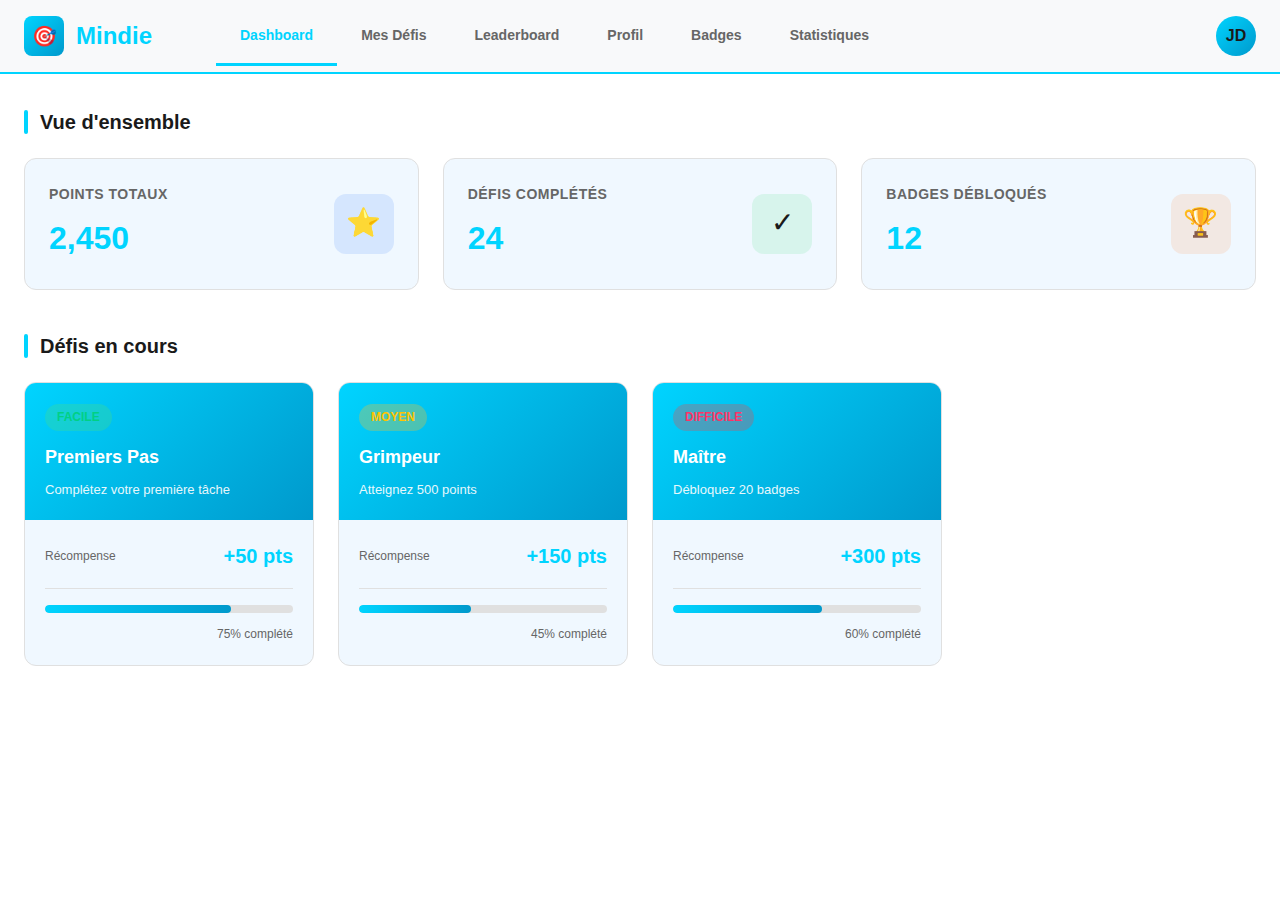
<file: index.html>
<!DOCTYPE html>
<html lang="fr">
<head>
    <meta charset="UTF-8">
    <meta name="viewport" content="width=device-width, initial-scale=1.0">
    <title>Mindie - Plateforme de Défis Gamifiée</title>
    <link rel="stylesheet" href="styles.css">
</head>
<body>
    <!-- ============ HEADER ============ -->
    <header class="header">
        <div class="header-content">
            <div class="logo">
                <div class="logo-icon">🎯</div>
                <div class="logo-text">Mindie</div>
            </div>
            <nav class="nav-tabs">
                <button class="nav-tab active" onclick="showPage('dashboard')">Dashboard</button>
                <button class="nav-tab" onclick="showPage('challenges')">Mes Défis</button>
                <button class="nav-tab" onclick="showPage('leaderboard')">Leaderboard</button>
                <button class="nav-tab" onclick="showPage('profile')">Profil</button>
                <button class="nav-tab" onclick="showPage('badges')">Badges</button>
                <button class="nav-tab" onclick="showPage('stats')">Statistiques</button>
            </nav>
            <div class="user-menu">
                <div class="user-avatar">JD</div>
            </div>
        </div>
    </header>

    <!-- ============ MAIN CONTENT ============ -->
    <div class="main-container">

        <!-- ============ DASHBOARD PAGE ============ -->
        <div id="dashboard" class="page active">
            <div class="section-title">Vue d'ensemble</div>
            <div class="dashboard-grid">
                <div class="stat-card">
                    <div class="stat-content">
                        <h3>Points Totaux</h3>
                        <div class="stat-value">2,450</div>
                    </div>
                    <div class="stat-icon blue">⭐</div>
                </div>
                <div class="stat-card">
                    <div class="stat-content">
                        <h3>Défis Complétés</h3>
                        <div class="stat-value">24</div>
                    </div>
                    <div class="stat-icon green">✓</div>
                </div>
                <div class="stat-card">
                    <div class="stat-content">
                        <h3>Badges Débloqués</h3>
                        <div class="stat-value">12</div>
                    </div>
                    <div class="stat-icon orange">🏆</div>
                </div>
            </div>

            <div style="margin-top: 40px;">
                <div class="section-title">Défis en cours</div>
                <div class="challenges-grid" style="grid-template-columns: repeat(auto-fill, minmax(250px, 1fr));">
                    <div class="challenge-card">
                        <div class="challenge-header">
                            <span class="challenge-level easy">Facile</span>
                            <div class="challenge-title">Premiers Pas</div>
                            <div class="challenge-description">Complétez votre première tâche</div>
                        </div>
                        <div class="challenge-body">
                            <div class="challenge-points">
                                <span class="points-label">Récompense</span>
                                <span class="points-value">+50 pts</span>
                            </div>
                            <div class="progress-bar">
                                <div class="progress-fill" style="width: 75%;"></div>
                            </div>
                            <div class="progress-text">75% complété</div>
                        </div>
                    </div>
                    <div class="challenge-card">
                        <div class="challenge-header">
                            <span class="challenge-level medium">Moyen</span>
                            <div class="challenge-title">Grimpeur</div>
                            <div class="challenge-description">Atteignez 500 points</div>
                        </div>
                        <div class="challenge-body">
                            <div class="challenge-points">
                                <span class="points-label">Récompense</span>
                                <span class="points-value">+150 pts</span>
                            </div>
                            <div class="progress-bar">
                                <div class="progress-fill" style="width: 45%;"></div>
                            </div>
                            <div class="progress-text">45% complété</div>
                        </div>
                    </div>
                    <div class="challenge-card">
                        <div class="challenge-header">
                            <span class="challenge-level hard">Difficile</span>
                            <div class="challenge-title">Maître</div>
                            <div class="challenge-description">Débloquez 20 badges</div>
                        </div>
                        <div class="challenge-body">
                            <div class="challenge-points">
                                <span class="points-label">Récompense</span>
                                <span class="points-value">+300 pts</span>
                            </div>
                            <div class="progress-bar">
                                <div class="progress-fill" style="width: 60%;"></div>
                            </div>
                            <div class="progress-text">60% complété</div>
                        </div>
                    </div>
                </div>
            </div>
        </div>

        <!-- ============ CHALLENGES PAGE ============ -->
        <div id="challenges" class="page">
            <div class="section-title">Mes Défis</div>
            <div class="challenges-grid">
                <div class="challenge-card">
                    <div class="challenge-header">
                        <span class="challenge-level easy">Facile</span>
                        <div class="challenge-title">Premiers Pas</div>
                        <div class="challenge-description">Complétez votre première tâche</div>
                    </div>
                    <div class="challenge-body">
                        <div class="challenge-points">
                            <span class="points-label">Récompense</span>
                            <span class="points-value">+50 pts</span>
                        </div>
                        <div class="progress-bar">
                            <div class="progress-fill" style="width: 75%;"></div>
                        </div>
                        <div class="progress-text">75% complété</div>
                        <button class="btn btn-primary" style="margin-top: 12px; width: 100%;">Continuer</button>
                    </div>
                </div>

                <div class="challenge-card">
                    <div class="challenge-header">
                        <span class="challenge-level easy">Facile</span>
                        <div class="challenge-title">Première Victoire</div>
                        <div class="challenge-description">Gagnez votre premier défi</div>
                    </div>
                    <div class="challenge-body">
                        <div class="challenge-points">
                            <span class="points-label">Récompense</span>
                            <span class="points-value">+75 pts</span>
                        </div>
                        <div class="progress-bar">
                            <div class="progress-fill" style="width: 100%;"></div>
                        </div>
                        <div class="progress-text">100% complété</div>
                        <button class="btn btn-primary" style="margin-top: 12px; width: 100%;">Réclamer</button>
                    </div>
                </div>

                <div class="challenge-card">
                    <div class="challenge-header">
                        <span class="challenge-level medium">Moyen</span>
                        <div class="challenge-title">Grimpeur</div>
                        <div class="challenge-description">Atteignez 500 points</div>
                    </div>
                    <div class="challenge-body">
                        <div class="challenge-points">
                            <span class="points-label">Récompense</span>
                            <span class="points-value">+150 pts</span>
                        </div>
                        <div class="progress-bar">
                            <div class="progress-fill" style="width: 45%;"></div>
                        </div>
                        <div class="progress-text">45% complété</div>
                        <button class="btn btn-primary" style="margin-top: 12px; width: 100%;">Continuer</button>
                    </div>
                </div>

                <div class="challenge-card">
                    <div class="challenge-header">
                        <span class="challenge-level medium">Moyen</span>
                        <div class="challenge-title">Collecteur</div>
                        <div class="challenge-description">Débloquez 5 badges</div>
                    </div>
                    <div class="challenge-body">
                        <div class="challenge-points">
                            <span class="points-label">Récompense</span>
                            <span class="points-value">+120 pts</span>
                        </div>
                        <div class="progress-bar">
                            <div class="progress-fill" style="width: 80%;"></div>
                        </div>
                        <div class="progress-text">80% complété</div>
                        <button class="btn btn-primary" style="margin-top: 12px; width: 100%;">Continuer</button>
                    </div>
                </div>

                <div class="challenge-card">
                    <div class="challenge-header">
                        <span class="challenge-level hard">Difficile</span>
                        <div class="challenge-title">Maître</div>
                        <div class="challenge-description">Débloquez 20 badges</div>
                    </div>
                    <div class="challenge-body">
                        <div class="challenge-points">
                            <span class="points-label">Récompense</span>
                            <span class="points-value">+300 pts</span>
                        </div>
                        <div class="progress-bar">
                            <div class="progress-fill" style="width: 60%;"></div>
                        </div>
                        <div class="progress-text">60% complété</div>
                        <button class="btn btn-primary" style="margin-top: 12px; width: 100%;">Continuer</button>
                    </div>
                </div>

                <div class="challenge-card">
                    <div class="challenge-header">
                        <span class="challenge-level hard">Difficile</span>
                        <div class="challenge-title">Champion</div>
                        <div class="challenge-description">Restez #1 pendant 7 jours</div>
                    </div>
                    <div class="challenge-body">
                        <div class="challenge-points">
                            <span class="points-label">Récompense</span>
                            <span class="points-value">+500 pts</span>
                        </div>
                        <div class="progress-bar">
                            <div class="progress-fill" style="width: 0%;"></div>
                        </div>
                        <div class="progress-text">0% complété</div>
                        <button class="btn btn-secondary" style="margin-top: 12px; width: 100%;">Verrouillé</button>
                    </div>
                </div>
            </div>
        </div>

        <!-- ============ LEADERBOARD PAGE ============ -->
        <div id="leaderboard" class="page">
            <div class="section-title">Leaderboard Global</div>
            <div class="leaderboard-container">
                <table class="leaderboard-table">
                    <thead>
                        <tr>
                            <th style="width: 5%;">Rang</th>
                            <th style="width: 35%;">Joueur</th>
                            <th style="width: 15%;">Défis</th>
                            <th style="width: 20%;">Points</th>
                            <th style="width: 25%;">Badges</th>
                        </tr>
                    </thead>
                    <tbody>
                        <tr>
                            <td><span class="rank-badge top1">🥇</span></td>
                            <td>
                                <div class="player-info">
                                    <div class="player-avatar">AP</div>
                                    <div class="player-details">
                                        <h4>Alex Pena</h4>
                                        <p>@lexicon</p>
                                    </div>
                                </div>
                            </td>
                            <td>45</td>
                            <td><span class="score-badge">5,200 pts</span></td>
                            <td>🏆🌟✨💎🎖️</td>
                        </tr>
                        <tr>
                            <td><span class="rank-badge top2">🥈</span></td>
                            <td>
                                <div class="player-info">
                                    <div class="player-avatar" style="background: linear-gradient(135deg, #3b82f6, #1e40af);">SM</div>
                                    <div class="player-details">
                                        <h4>Sarah Martinez</h4>
                                        <p>@smartinez</p>
                                    </div>
                                </div>
                            </td>
                            <td>42</td>
                            <td><span class="score-badge">4,850 pts</span></td>
                            <td>🏆🌟✨💎</td>
                        </tr>
                        <tr>
                            <td><span class="rank-badge top3">🥉</span></td>
                            <td>
                                <div class="player-info">
                                    <div class="player-avatar" style="background: linear-gradient(135deg, #4ade80, #16a34a);">JC</div>
                                    <div class="player-details">
                                        <h4>Jordan Chen</h4>
                                        <p>@jchen2024</p>
                                    </div>
                                </div>
                            </td>
                            <td>38</td>
                            <td><span class="score-badge">4,560 pts</span></td>
                            <td>🏆🌟✨</td>
                        </tr>
                        <tr>
                            <td><span class="rank-badge">4</span></td>
                            <td>
                                <div class="player-info">
                                    <div class="player-avatar" style="background: linear-gradient(135deg, #a855f7, #6b21a8);">ER</div>
                                    <div class="player-details">
                                        <h4>Emily Rodriguez</h4>
                                        <p>@emily_r</p>
                                    </div>
                                </div>
                            </td>
                            <td>35</td>
                            <td><span class="score-badge">4,120 pts</span></td>
                            <td>🏆🌟✨</td>
                        </tr>
                        <tr>
                            <td><span class="rank-badge">5</span></td>
                            <td>
                                <div class="player-info">
                                    <div class="player-avatar" style="background: linear-gradient(135deg, #f59e0b, #d97706);">MK</div>
                                    <div class="player-details">
                                        <h4>Marcus King</h4>
                                        <p>@mking</p>
                                    </div>
                                </div>
                            </td>
                            <td>32</td>
                            <td><span class="score-badge">3,890 pts</span></td>
                            <td>🏆🌟</td>
                        </tr>
                        <tr>
                            <td><span class="rank-badge">6</span></td>
                            <td>
                                <div class="player-info">
                                    <div class="player-avatar" style="background: linear-gradient(135deg, #ec4899, #be185d);">LT</div>
                                    <div class="player-details">
                                        <h4>Lisa Thompson</h4>
                                        <p>@lisathompson</p>
                                    </div>
                                </div>
                            </td>
                            <td>29</td>
                            <td><span class="score-badge">3,450 pts</span></td>
                            <td>🏆🌟</td>
                        </tr>
                        <tr>
                            <td><span class="rank-badge">7</span></td>
                            <td>
                                <div class="player-info">
                                    <div class="player-avatar" style="background: linear-gradient(135deg, #06b6d4, #0891b2);">DW</div>
                                    <div class="player-details">
                                        <h4>David Wilson</h4>
                                        <p>@davidw</p>
                                    </div>
                                </div>
                            </td>
                            <td>26</td>
                            <td><span class="score-badge">3,120 pts</span></td>
                            <td>🏆</td>
                        </tr>
                    </tbody>
                </table>
            </div>
        </div>

        <!-- ============ PROFILE PAGE ============ -->
        <div id="profile" class="page">
            <div class="profile-header">
                <div class="profile-avatar">JD</div>
                <div class="profile-name">John Doe</div>
                <div class="profile-username">@johndoe</div>
                <div class="profile-stats-mini">
                    <div>
                        <div class="value">2,450</div>
                        <div>Points</div>
                    </div>
                    <div>
                        <div class="value">24</div>
                        <div>Défis</div>
                    </div>
                    <div>
                        <div class="value">12</div>
                        <div>Badges</div>
                    </div>
                </div>
            </div>

            <div class="profile-content">
                <div class="profile-section">
                    <h3>🏆 Accomplissements Récents</h3>
                    <div class="achievement-item">
                        <div class="achievement-icon">⭐</div>
                        <div class="achievement-content">
                            <h4>Première Victoire</h4>
                            <p>Il y a 2 jours</p>
                        </div>
                    </div>
                    <div class="achievement-item">
                        <div class="achievement-icon">🌟</div>
                        <div class="achievement-content">
                            <h4>Grimpeur</h4>
                            <p>Il y a 1 semaine</p>
                        </div>
                    </div>
                    <div class="achievement-item">
                        <div class="achievement-icon">🎖️</div>
                        <div class="achievement-content">
                            <h4>Collecteur de Badges</h4>
                            <p>Il y a 2 semaines</p>
                        </div>
                    </div>
                    <div class="achievement-item">
                        <div class="achievement-icon">💎</div>
                        <div class="achievement-content">
                            <h4>Maître des Défis</h4>
                            <p>Il y a 3 semaines</p>
                        </div>
                    </div>
                </div>

                <div class="profile-section">
                    <h3>📊 Statistiques</h3>
                    <div class="achievement-item">
                        <div style="flex: 1;">
                            <div style="display: flex; justify-content: space-between; margin-bottom: 8px;">
                                <span>Taux de réussite</span>
                                <strong style="color: var(--primary-color);">85%</strong>
                            </div>
                            <div class="progress-bar">
                                <div class="progress-fill" style="width: 85%;"></div>
                            </div>
                        </div>
                    </div>
                    <div class="achievement-item">
                        <div style="flex: 1;">
                            <div style="display: flex; justify-content: space-between; margin-bottom: 8px;">
                                <span>Défis Complétés</span>
                                <strong style="color: var(--primary-color);">24/30</strong>
                            </div>
                            <div class="progress-bar">
                                <div class="progress-fill" style="width: 80%;"></div>
                            </div>
                        </div>
                    </div>
                    <div class="achievement-item">
                        <div style="flex: 1;">
                            <div style="display: flex; justify-content: space-between; margin-bottom: 8px;">
                                <span>Badges Débloqués</span>
                                <strong style="color: var(--primary-color);">12/25</strong>
                            </div>
                            <div class="progress-bar">
                                <div class="progress-fill" style="width: 48%;"></div>
                            </div>
                        </div>
                    </div>
                </div>
            </div>
        </div>

        <!-- ============ BADGES PAGE ============ -->
        <div id="badges" class="page">
            <div class="section-title">Badges & Récompenses</div>
            <div class="badges-grid">
                <div class="badge-item">
                    <div class="badge-icon">🚀</div>
                    <div class="badge-name">Premiers Pas</div>
                    <div class="badge-rarity common">Common</div>
                    <div class="badge-unlock-date">Débloqué il y a 30 jours</div>
                </div>

                <div class="badge-item">
                    <div class="badge-icon">⭐</div>
                    <div class="badge-name">Champion</div>
                    <div class="badge-rarity rare">Rare</div>
                    <div class="badge-unlock-date">Débloqué il y a 20 jours</div>
                </div>

                <div class="badge-item">
                    <div class="badge-icon">🌟</div>
                    <div class="badge-name">Brillant</div>
                    <div class="badge-rarity rare">Rare</div>
                    <div class="badge-unlock-date">Débloqué il y a 15 jours</div>
                </div>

                <div class="badge-item">
                    <div class="badge-icon">💎</div>
                    <div class="badge-name">Légendaire</div>
                    <div class="badge-rarity legendary">Légendaire</div>
                    <div class="badge-unlock-date">Débloqué il y a 7 jours</div>
                </div>

                <div class="badge-item">
                    <div class="badge-icon">🏆</div>
                    <div class="badge-name">Vainqueur</div>
                    <div class="badge-rarity epic">Épique</div>
                    <div class="badge-unlock-date">Débloqué il y a 3 jours</div>
                </div>

                <div class="badge-item">
                    <div class="badge-icon">🎯</div>
                    <div class="badge-name">Précision</div>
                    <div class="badge-rarity rare">Rare</div>
                    <div class="badge-unlock-date">Débloqué il y a 1 jour</div>
                </div>

                <div class="badge-item">
                    <div class="badge-icon">⚡</div>
                    <div class="badge-name">Éclair</div>
                    <div class="badge-rarity epic">Épique</div>
                    <div class="badge-unlock-date">Débloqué aujourd'hui</div>
                </div>

                <div class="badge-item">
                    <div class="badge-icon">🔥</div>
                    <div class="badge-name">Sur le Feu</div>
                    <div class="badge-rarity common">Common</div>
                    <div class="badge-unlock-date">Débloqué aujourd'hui</div>
                </div>

                <div class="badge-item">
                    <div class="badge-icon">🎪</div>
                    <div class="badge-name">Joyeux</div>
                    <div class="badge-rarity common">Common</div>
                    <div class="badge-unlock-date">Non débloqué</div>
                </div>

                <div class="badge-item locked">
                    <div class="badge-icon">👑</div>
                    <div class="badge-name">Roi</div>
                    <div class="badge-rarity legendary">Légendaire</div>
                    <div class="badge-unlock-date">À débloquer</div>
                </div>

                <div class="badge-item locked">
                    <div class="badge-icon">🧙</div>
                    <div class="badge-name">Magicien</div>
                    <div class="badge-rarity legendary">Légendaire</div>
                    <div class="badge-unlock-date">À débloquer</div>
                </div>

                <div class="badge-item locked">
                    <div class="badge-icon">🚁</div>
                    <div class="badge-name">Hélicoptère</div>
                    <div class="badge-rarity epic">Épique</div>
                    <div class="badge-unlock-date">À débloquer</div>
                </div>
            </div>
        </div>

        <!-- ============ STATS PAGE ============ -->
        <div id="stats" class="page">
            <div class="section-title">Statistiques Détaillées</div>
            <div class="stats-grid">
                <div class="stat-chart">
                    <h3>Points par Catégorie</h3>
                    <div class="chart-bar">
                        <div class="chart-bar-label">
                            <span>Défis</span>
                            <span class="chart-bar-value">1,200 pts</span>
                        </div>
                        <div class="chart-bar-bg">
                            <div class="chart-bar-fill" style="width: 70%;"></div>
                        </div>
                    </div>
                    <div class="chart-bar">
                        <div class="chart-bar-label">
                            <span>Badges</span>
                            <span class="chart-bar-value">800 pts</span>
                        </div>
                        <div class="chart-bar-bg">
                            <div class="chart-bar-fill" style="width: 55%;"></div>
                        </div>
                    </div>
                    <div class="chart-bar">
                        <div class="chart-bar-label">
                            <span>Leaderboard</span>
                            <span class="chart-bar-value">450 pts</span>
                        </div>
                        <div class="chart-bar-bg">
                            <div class="chart-bar-fill" style="width: 40%;"></div>
                        </div>
                    </div>
                </div>

                <div class="stat-chart">
                    <h3>Activité Hebdomadaire</h3>
                    <div class="chart-bar">
                        <div class="chart-bar-label">
                            <span>Lundi</span>
                            <span class="chart-bar-value">320 pts</span>
                        </div>
                        <div class="chart-bar-bg">
                            <div class="chart-bar-fill" style="width: 65%;"></div>
                        </div>
                    </div>
                    <div class="chart-bar">
                        <div class="chart-bar-label">
                            <span>Mardi</span>
                            <span class="chart-bar-value">280 pts</span>
                        </div>
                        <div class="chart-bar-bg">
                            <div class="chart-bar-fill" style="width: 55%;"></div>
                        </div>
                    </div>
                    <div class="chart-bar">
                        <div class="chart-bar-label">
                            <span>Mercredi</span>
                            <span class="chart-bar-value">410 pts</span>
                        </div>
                        <div class="chart-bar-bg">
                            <div class="chart-bar-fill" style="width: 80%;"></div>
                        </div>
                    </div>
                    <div class="chart-bar">
                        <div class="chart-bar-label">
                            <span>Jeudi</span>
                            <span class="chart-bar-value">350 pts</span>
                        </div>
                        <div class="chart-bar-bg">
                            <div class="chart-bar-fill" style="width: 70%;"></div>
                        </div>
                    </div>
                </div>

                <div class="stat-chart">
                    <h3>Récapitulatif</h3>
                    <div class="activity-item">
                        <span class="activity-type">Total Points</span>
                        <span class="activity-points">2,450 pts</span>
                    </div>
                    <div class="activity-item">
                        <span class="activity-type">Défis Complétés</span>
                        <span class="activity-points">24/30</span>
                    </div>
                    <div class="activity-item">
                        <span class="activity-type">Badges Débloqués</span>
                        <span class="activity-points">12/25</span>
                    </div>
                    <div class="activity-item">
                        <span class="activity-type">Rang Actuel</span>
                        <span class="activity-points">#8</span>
                    </div>
                    <div class="activity-item">
                        <span class="activity-type">Séquence Actuelle</span>
                        <span class="activity-points">7 jours</span>
                    </div>
                </div>
            </div>
        </div>
    </div>

    <!-- ============ JAVASCRIPT ============ -->
    <script>
        function showPage(pageId) {
            // Hide all pages
            const pages = document.querySelectorAll('.page');
            pages.forEach(page => page.classList.remove('active'));

            // Remove active class from all tabs
            const tabs = document.querySelectorAll('.nav-tab');
            tabs.forEach(tab => tab.classList.remove('active'));

            // Show selected page
            document.getElementById(pageId).classList.add('active');

            // Add active class to clicked tab
            event.target.classList.add('active');
        }
    </script>
</body>
</html>
</file>
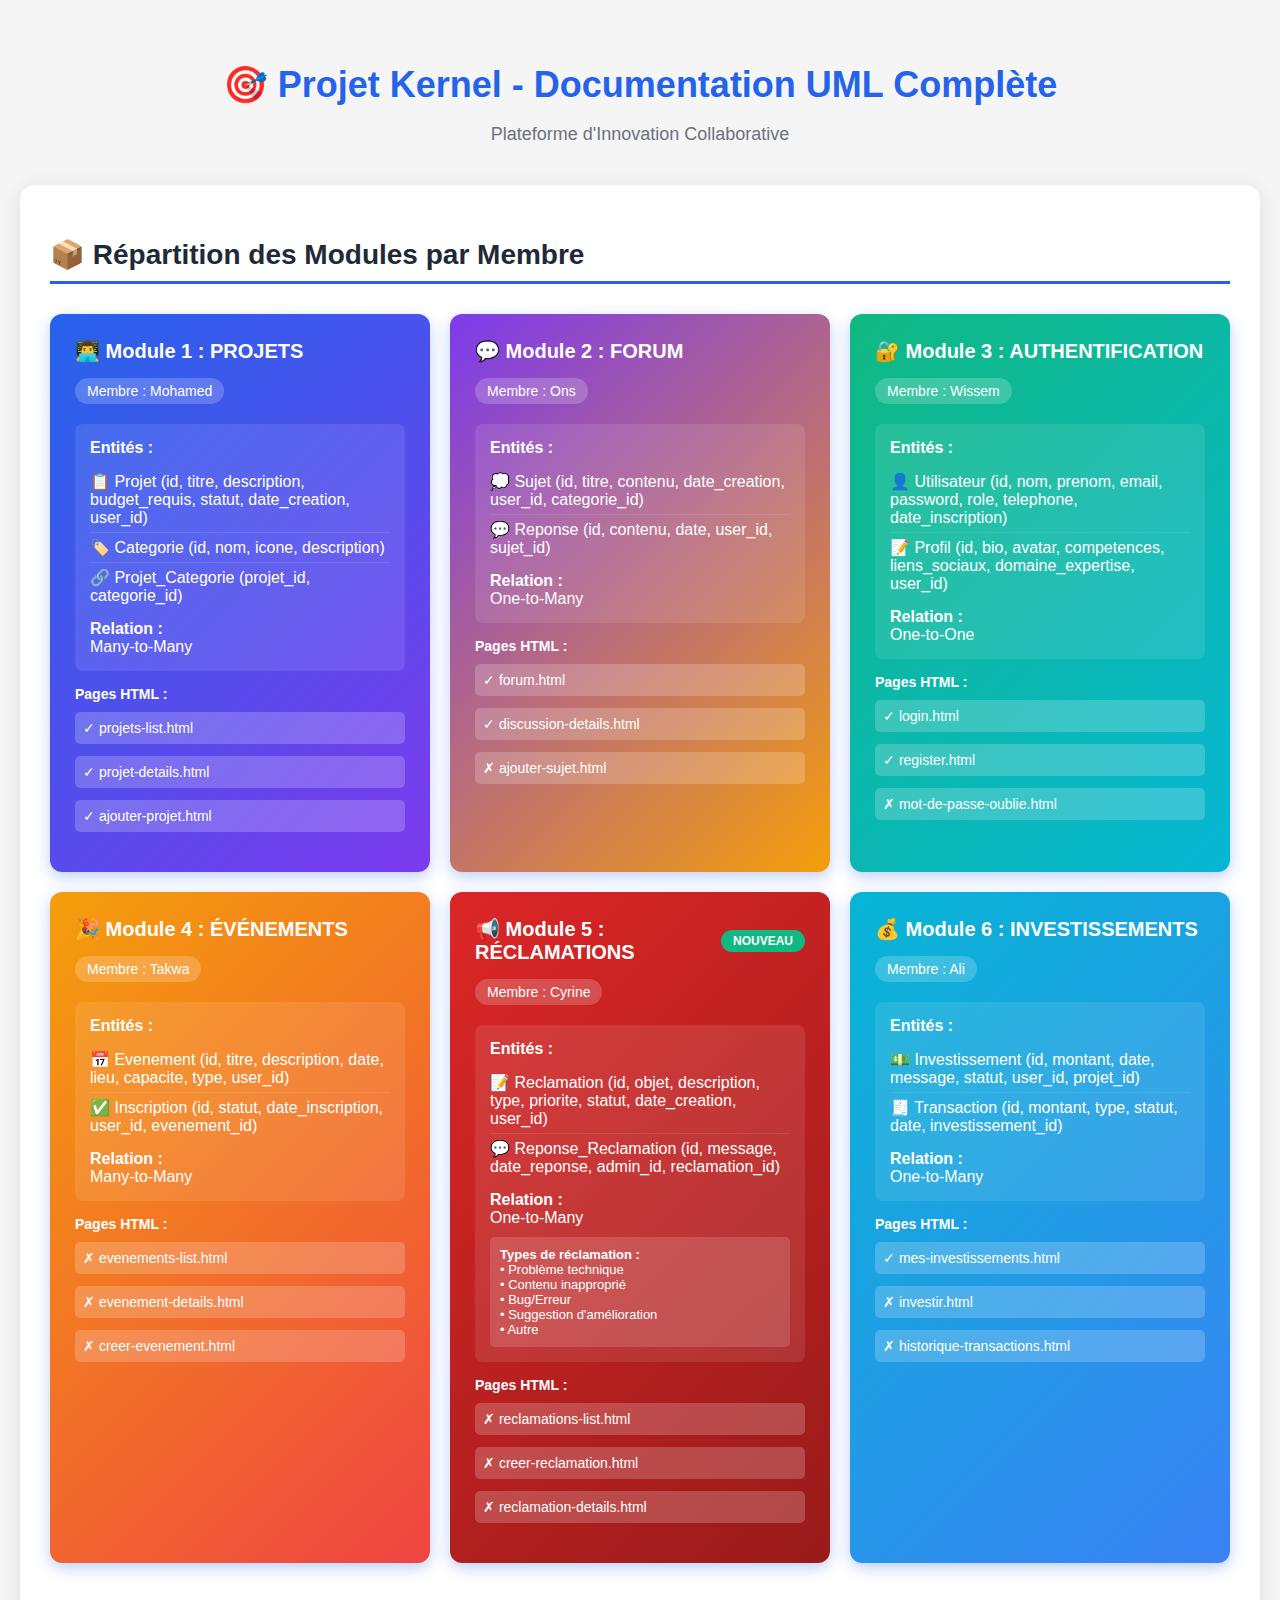
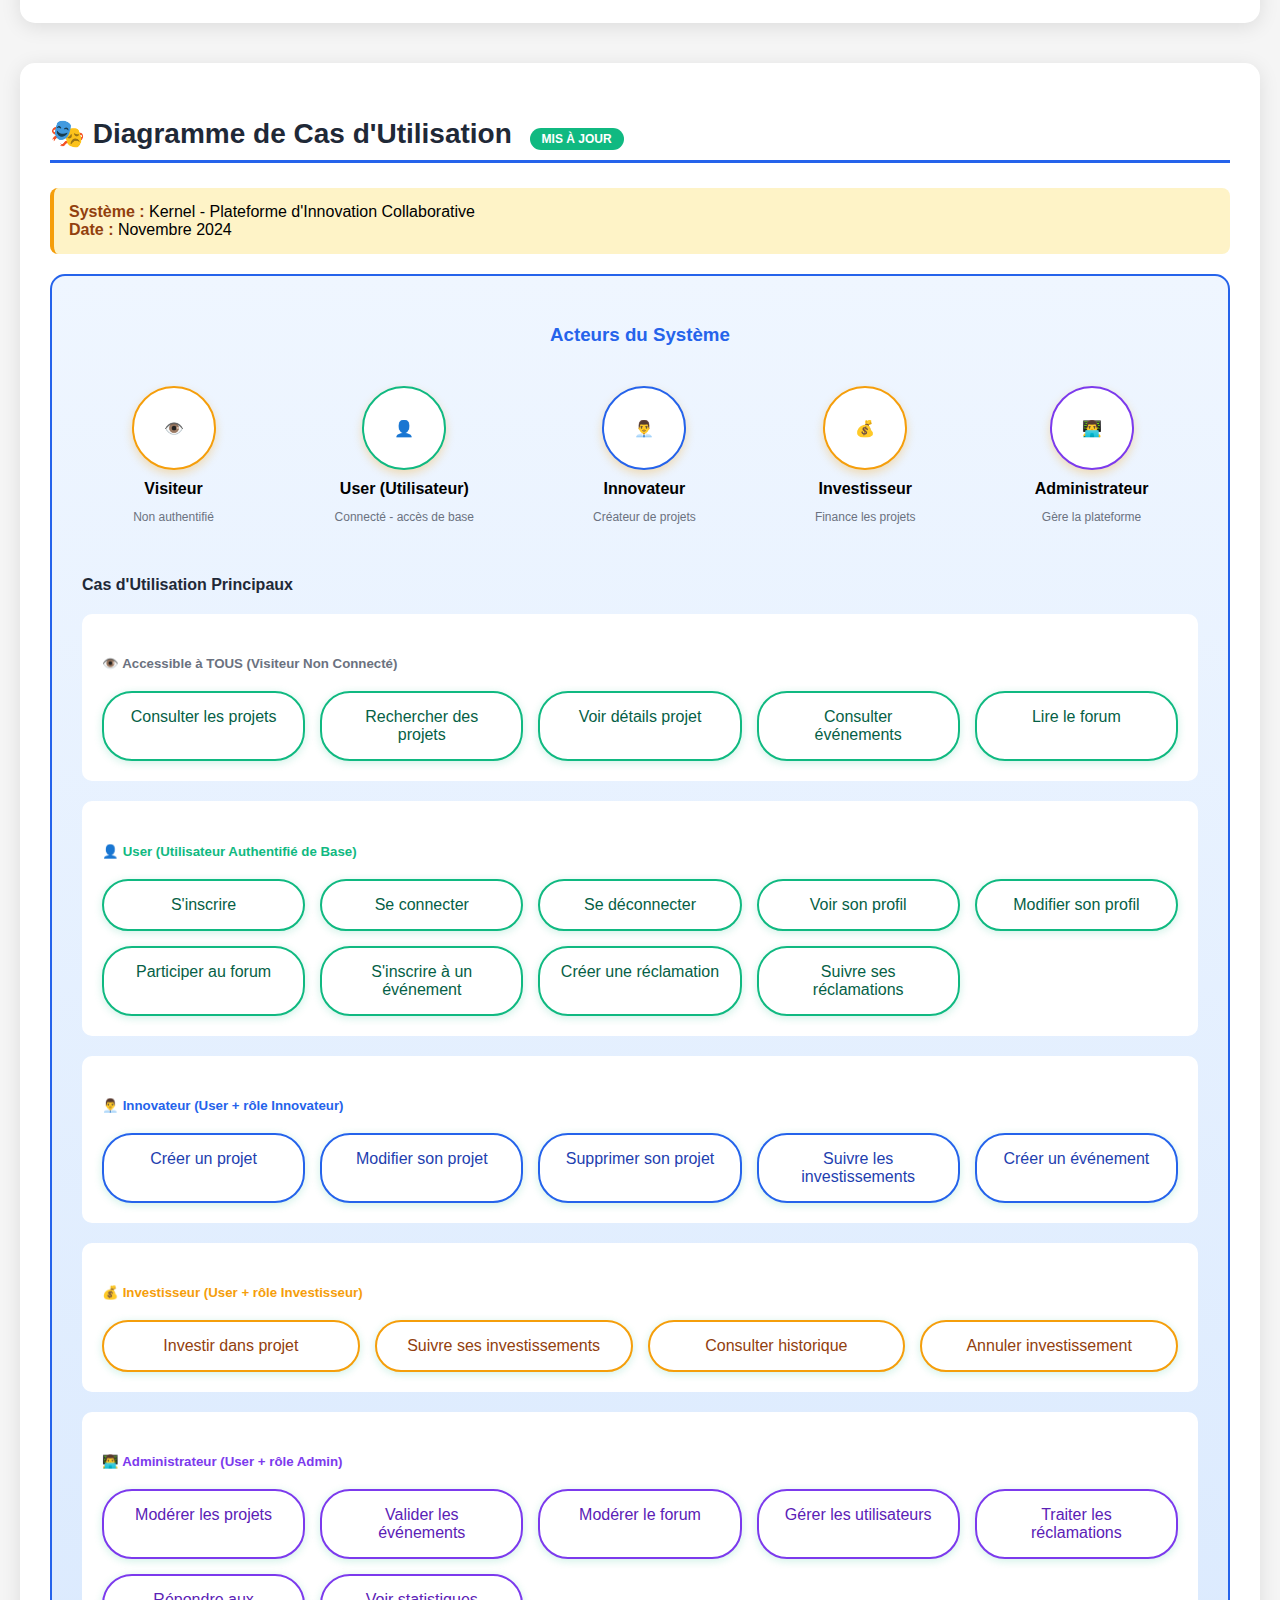
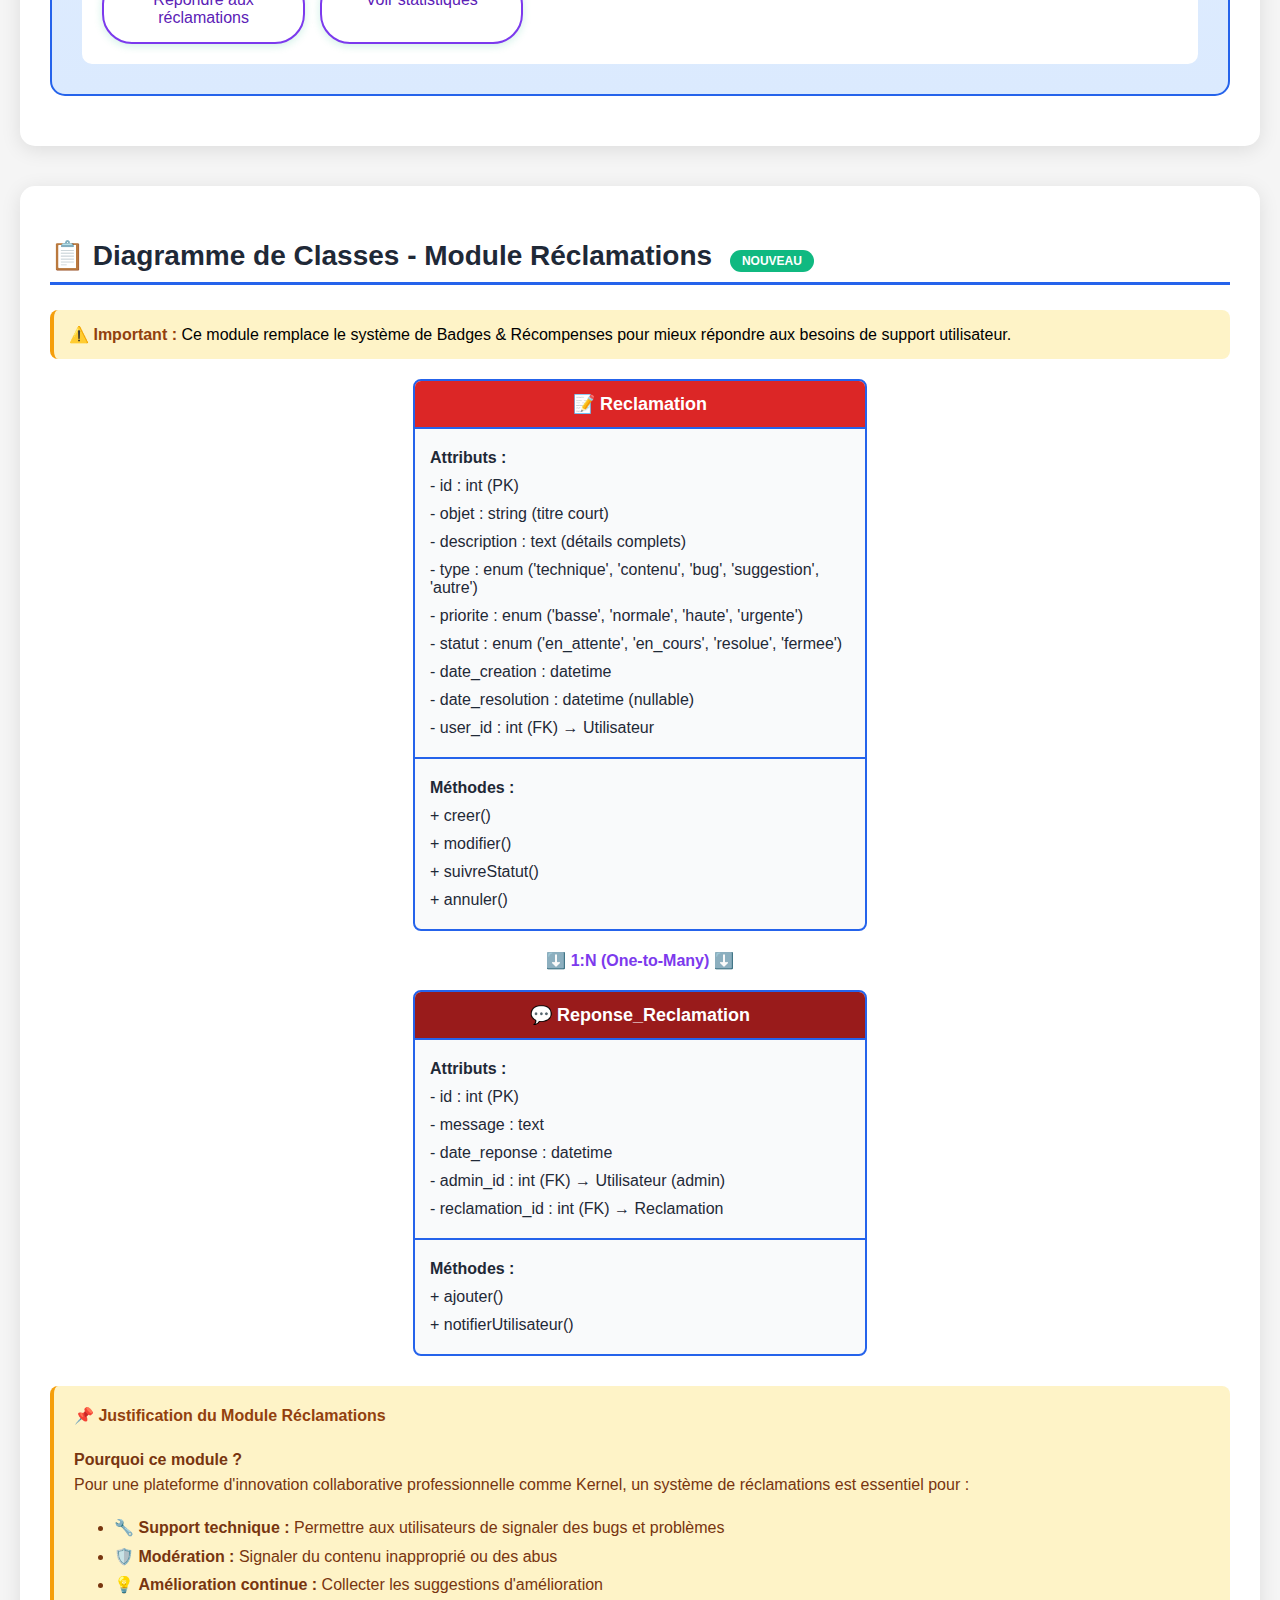
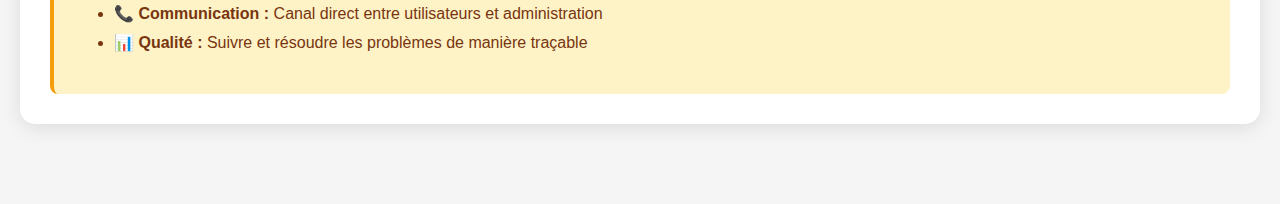
<file: summary.html>
<!DOCTYPE html>
<html lang="fr">
<head>
  <meta charset="utf-8">
  <meta name="viewport" content="width=device-width, initial-scale=1.0">
  <title>Diagrammes UML - Kernel (Mis à Jour)</title>
  <style>
    body {
      font-family: 'Segoe UI', Tahoma, Geneva, Verdana, sans-serif;
      background: #f5f5f5;
      padding: 40px 20px;
      max-width: 1400px;
      margin: 0 auto;
    }
    
    h1 {
      text-align: center;
      color: #2563EB;
      font-size: 36px;
      margin-bottom: 10px;
    }
    
    .subtitle {
      text-align: center;
      color: #6B7280;
      margin-bottom: 40px;
      font-size: 18px;
    }
    
    .diagram-section {
      background: white;
      padding: 30px;
      border-radius: 15px;
      box-shadow: 0 4px 20px rgba(0,0,0,0.1);
      margin-bottom: 40px;
    }
    
    h2 {
      color: #1F2937;
      border-bottom: 3px solid #2563EB;
      padding-bottom: 10px;
      margin-bottom: 25px;
      font-size: 28px;
    }
    
    .module-grid {
      display: grid;
      grid-template-columns: repeat(auto-fit, minmax(300px, 1fr));
      gap: 20px;
      margin: 30px 0;
    }
    
    .module-card {
      background: linear-gradient(135deg, #2563EB, #7C3AED);
      color: white;
      padding: 25px;
      border-radius: 12px;
      box-shadow: 0 5px 15px rgba(37, 99, 235, 0.3);
    }
    
    .module-card h3 {
      margin-top: 0;
      margin-bottom: 15px;
      font-size: 20px;
      display: flex;
      align-items: center;
      gap: 10px;
    }
    
    .module-card .member {
      background: rgba(255,255,255,0.2);
      padding: 5px 12px;
      border-radius: 20px;
      font-size: 14px;
      display: inline-block;
      margin-bottom: 10px;
    }
    
    .module-card .entities {
      background: rgba(255,255,255,0.1);
      padding: 15px;
      border-radius: 8px;
      margin-top: 10px;
    }
    
    .entity-list {
      list-style: none;
      padding: 0;
      margin: 10px 0 0 0;
    }
    
    .entity-list li {
      padding: 5px 0;
      border-bottom: 1px solid rgba(255,255,255,0.1);
    }
    
    .entity-list li:last-child {
      border-bottom: none;
    }
    
    .use-case-diagram {
      background: linear-gradient(to bottom, #EFF6FF, #DBEAFE);
      border: 2px solid #2563EB;
      border-radius: 15px;
      padding: 30px;
      margin: 20px 0;
    }
    
    .actor {
      background: white;
      border: 2px solid #F59E0B;
      border-radius: 50%;
      width: 80px;
      height: 80px;
      display: flex;
      align-items: center;
      justify-content: center;
      margin: 10px auto;
      font-weight: bold;
      color: #F59E0B;
      box-shadow: 0 4px 10px rgba(245, 158, 11, 0.3);
    }
    
    .use-cases {
      display: grid;
      grid-template-columns: repeat(auto-fit, minmax(200px, 1fr));
      gap: 15px;
      margin-top: 20px;
    }
    
    .use-case {
      background: white;
      border: 2px solid #10B981;
      border-radius: 30px;
      padding: 15px 20px;
      text-align: center;
      font-weight: 500;
      color: #065F46;
      box-shadow: 0 2px 8px rgba(16, 185, 129, 0.2);
    }
    
    .legend {
      background: #FEF3C7;
      border-left: 4px solid #F59E0B;
      padding: 15px;
      border-radius: 8px;
      margin: 20px 0;
    }
    
    .legend strong {
      color: #92400E;
    }
    
    .pages-list {
      display: grid;
      grid-template-columns: repeat(auto-fill, minmax(250px, 1fr));
      gap: 12px;
      margin: 15px 0;
    }
    
    .class-box {
      border: 2px solid #2563EB;
      border-radius: 8px;
      margin: 20px auto;
      max-width: 450px;
      background: #F9FAFB;
    }
    
    .class-name {
      background: #2563EB;
      color: white;
      padding: 12px;
      text-align: center;
      font-weight: bold;
      font-size: 18px;
      border-radius: 6px 6px 0 0;
    }
    
    .class-attributes, .class-methods {
      padding: 15px;
      border-top: 2px solid #2563EB;
    }
    
    .class-attributes div, .class-methods div {
      padding: 5px 0;
      color: #1F2937;
    }
    
    .relationship {
      text-align: center;
      font-size: 16px;
      color: #7C3AED;
      font-weight: bold;
      margin: 15px 0;
    }
    
    .update-badge {
      display: inline-block;
      background: #10B981;
      color: white;
      padding: 4px 12px;
      border-radius: 12px;
      font-size: 12px;
      font-weight: bold;
      margin-left: 10px;
    }
  </style>
</head>
<body>
  <h1>🎯 Projet Kernel - Documentation UML Complète</h1>
  <p class="subtitle">Plateforme d'Innovation Collaborative</p>

  <!-- Répartition des Modules -->
  <div class="diagram-section">
    <h2>📦 Répartition des Modules par Membre</h2>
    
    <div class="module-grid">
      <div class="module-card">
        <h3>👨‍💻 Module 1 : PROJETS</h3>
        <div class="member">Membre : Mohamed</div>
        <div class="entities">
          <strong>Entités :</strong>
          <ul class="entity-list">
            <li>📋 Projet (id, titre, description, budget_requis, statut, date_creation, user_id)</li>
            <li>🏷️ Categorie (id, nom, icone, description)</li>
            <li>🔗 Projet_Categorie (projet_id, categorie_id)</li>
          </ul>
          <strong style="display: block; margin-top: 10px;">Relation :</strong> Many-to-Many
        </div>
        <div style="margin-top: 15px; font-size: 14px;">
          <strong>Pages HTML :</strong>
          <div class="pages-list" style="margin-top: 10px;">
            <div style="background: rgba(255,255,255,0.2); padding: 8px; border-radius: 5px;">✓ projets-list.html</div>
            <div style="background: rgba(255,255,255,0.2); padding: 8px; border-radius: 5px;">✓ projet-details.html</div>
            <div style="background: rgba(255,255,255,0.2); padding: 8px; border-radius: 5px;">✓ ajouter-projet.html</div>
          </div>
        </div>
      </div>

      <div class="module-card" style="background: linear-gradient(135deg, #7C3AED, #F59E0B);">
        <h3>💬 Module 2 : FORUM</h3>
        <div class="member">Membre : Ons</div>
        <div class="entities">
          <strong>Entités :</strong>
          <ul class="entity-list">
            <li>💭 Sujet (id, titre, contenu, date_creation, user_id, categorie_id)</li>
            <li>💬 Reponse (id, contenu, date, user_id, sujet_id)</li>
          </ul>
          <strong style="display: block; margin-top: 10px;">Relation :</strong> One-to-Many
        </div>
        <div style="margin-top: 15px; font-size: 14px;">
          <strong>Pages HTML :</strong>
          <div class="pages-list" style="margin-top: 10px;">
            <div style="background: rgba(255,255,255,0.2); padding: 8px; border-radius: 5px;">✓ forum.html</div>
            <div style="background: rgba(255,255,255,0.2); padding: 8px; border-radius: 5px;">✓ discussion-details.html</div>
            <div style="background: rgba(255,255,255,0.2); padding: 8px; border-radius: 5px;">✗ ajouter-sujet.html</div>
          </div>
        </div>
      </div>

      <div class="module-card" style="background: linear-gradient(135deg, #10B981, #06B6D4);">
        <h3>🔐 Module 3 : AUTHENTIFICATION</h3>
        <div class="member">Membre : Wissem</div>
        <div class="entities">
          <strong>Entités :</strong>
          <ul class="entity-list">
            <li>👤 Utilisateur (id, nom, prenom, email, password, role, telephone, date_inscription)</li>
            <li>📝 Profil (id, bio, avatar, competences, liens_sociaux, domaine_expertise, user_id)</li>
          </ul>
          <strong style="display: block; margin-top: 10px;">Relation :</strong> One-to-One
        </div>
        <div style="margin-top: 15px; font-size: 14px;">
          <strong>Pages HTML :</strong>
          <div class="pages-list" style="margin-top: 10px;">
            <div style="background: rgba(255,255,255,0.2); padding: 8px; border-radius: 5px;">✓ login.html</div>
            <div style="background: rgba(255,255,255,0.2); padding: 8px; border-radius: 5px;">✓ register.html</div>
            <div style="background: rgba(255,255,255,0.2); padding: 8px; border-radius: 5px;">✗ mot-de-passe-oublie.html</div>
          </div>
        </div>
      </div>

      <div class="module-card" style="background: linear-gradient(135deg, #F59E0B, #EF4444);">
        <h3>🎉 Module 4 : ÉVÉNEMENTS</h3>
        <div class="member">Membre : Takwa</div>
        <div class="entities">
          <strong>Entités :</strong>
          <ul class="entity-list">
            <li>📅 Evenement (id, titre, description, date, lieu, capacite, type, user_id)</li>
            <li>✅ Inscription (id, statut, date_inscription, user_id, evenement_id)</li>
          </ul>
          <strong style="display: block; margin-top: 10px;">Relation :</strong> Many-to-Many
        </div>
        <div style="margin-top: 15px; font-size: 14px;">
          <strong>Pages HTML :</strong>
          <div class="pages-list" style="margin-top: 10px;">
            <div style="background: rgba(255,255,255,0.2); padding: 8px; border-radius: 5px;">✗ evenements-list.html</div>
            <div style="background: rgba(255,255,255,0.2); padding: 8px; border-radius: 5px;">✗ evenement-details.html</div>
            <div style="background: rgba(255,255,255,0.2); padding: 8px; border-radius: 5px;">✗ creer-evenement.html</div>
          </div>
        </div>
      </div>

      <div class="module-card" style="background: linear-gradient(135deg, #DC2626, #991B1B);">
        <h3>📢 Module 5 : RÉCLAMATIONS <span class="update-badge">NOUVEAU</span></h3>
        <div class="member">Membre : Cyrine</div>
        <div class="entities">
          <strong>Entités :</strong>
          <ul class="entity-list">
            <li>📝 Reclamation (id, objet, description, type, priorite, statut, date_creation, user_id)</li>
            <li>💬 Reponse_Reclamation (id, message, date_reponse, admin_id, reclamation_id)</li>
          </ul>
          <strong style="display: block; margin-top: 10px;">Relation :</strong> One-to-Many
          <div style="margin-top: 10px; padding: 10px; background: rgba(255,255,255,0.15); border-radius: 5px; font-size: 13px;">
            <strong>Types de réclamation :</strong><br>
            • Problème technique<br>
            • Contenu inapproprié<br>
            • Bug/Erreur<br>
            • Suggestion d'amélioration<br>
            • Autre
          </div>
        </div>
        <div style="margin-top: 15px; font-size: 14px;">
          <strong>Pages HTML :</strong>
          <div class="pages-list" style="margin-top: 10px;">
            <div style="background: rgba(255,255,255,0.2); padding: 8px; border-radius: 5px;">✗ reclamations-list.html</div>
            <div style="background: rgba(255,255,255,0.2); padding: 8px; border-radius: 5px;">✗ creer-reclamation.html</div>
            <div style="background: rgba(255,255,255,0.2); padding: 8px; border-radius: 5px;">✗ reclamation-details.html</div>
          </div>
        </div>
      </div>

      <div class="module-card" style="background: linear-gradient(135deg, #06B6D4, #3B82F6);">
        <h3>💰 Module 6 : INVESTISSEMENTS</h3>
        <div class="member">Membre : Ali</div>
        <div class="entities">
          <strong>Entités :</strong>
          <ul class="entity-list">
            <li>💵 Investissement (id, montant, date, message, statut, user_id, projet_id)</li>
            <li>🧾 Transaction (id, montant, type, statut, date, investissement_id)</li>
          </ul>
          <strong style="display: block; margin-top: 10px;">Relation :</strong> One-to-Many
        </div>
        <div style="margin-top: 15px; font-size: 14px;">
          <strong>Pages HTML :</strong>
          <div class="pages-list" style="margin-top: 10px;">
            <div style="background: rgba(255,255,255,0.2); padding: 8px; border-radius: 5px;">✓ mes-investissements.html</div>
            <div style="background: rgba(255,255,255,0.2); padding: 8px; border-radius: 5px;">✗ investir.html</div>
            <div style="background: rgba(255,255,255,0.2); padding: 8px; border-radius: 5px;">✗ historique-transactions.html</div>
          </div>
        </div>
      </div>
    </div>
  </div>

  <!-- Diagramme de Cas d'Utilisation -->
  <div class="diagram-section">
    <h2>🎭 Diagramme de Cas d'Utilisation <span class="update-badge">MIS À JOUR</span></h2>
    
    <div class="legend">
      <strong>Système :</strong> Kernel - Plateforme d'Innovation Collaborative<br>
      <strong>Date :</strong> Novembre 2024
    </div>

    <div class="use-case-diagram">
      <h3 style="text-align: center; color: #2563EB; margin-bottom: 30px;">Acteurs du Système</h3>
      
      <div style="display: flex; justify-content: space-around; flex-wrap: wrap; margin-bottom: 40px; gap: 20px;">
        <div style="text-align: center;">
          <div class="actor">👁️</div>
          <strong>Visiteur</strong>
          <p style="font-size: 12px; color: #6B7280;">Non authentifié</p>
        </div>
        <div style="text-align: center;">
          <div class="actor" style="border-color: #10B981; color: #10B981;">👤</div>
          <strong>User (Utilisateur)</strong>
          <p style="font-size: 12px; color: #6B7280;">Connecté - accès de base</p>
        </div>
        <div style="text-align: center;">
          <div class="actor" style="border-color: #2563EB; color: #2563EB;">👨‍💼</div>
          <strong>Innovateur</strong>
          <p style="font-size: 12px; color: #6B7280;">Créateur de projets</p>
        </div>
        <div style="text-align: center;">
          <div class="actor" style="border-color: #F59E0B; color: #F59E0B;">💰</div>
          <strong>Investisseur</strong>
          <p style="font-size: 12px; color: #6B7280;">Finance les projets</p>
        </div>
        <div style="text-align: center;">
          <div class="actor" style="border-color: #7C3AED; color: #7C3AED;">👨‍💻</div>
          <strong>Administrateur</strong>
          <p style="font-size: 12px; color: #6B7280;">Gère la plateforme</p>
        </div>
      </div>

      <h4 style="color: #1F2937; margin-bottom: 20px;">Cas d'Utilisation Principaux</h4>
      
      <div style="background: white; padding: 20px; border-radius: 10px; margin-bottom: 20px;">
        <h5 style="color: #6B7280; margin-bottom: 15px;">👁️ Accessible à TOUS (Visiteur Non Connecté)</h5>
        <div class="use-cases">
          <div class="use-case">Consulter les projets</div>
          <div class="use-case">Rechercher des projets</div>
          <div class="use-case">Voir détails projet</div>
          <div class="use-case">Consulter événements</div>
          <div class="use-case">Lire le forum</div>
        </div>
      </div>

      <div style="background: white; padding: 20px; border-radius: 10px; margin-bottom: 20px;">
        <h5 style="color: #10B981; margin-bottom: 15px;">👤 User (Utilisateur Authentifié de Base)</h5>
        <div class="use-cases">
          <div class="use-case">S'inscrire</div>
          <div class="use-case">Se connecter</div>
          <div class="use-case">Se déconnecter</div>
          <div class="use-case">Voir son profil</div>
          <div class="use-case">Modifier son profil</div>
          <div class="use-case">Participer au forum</div>
          <div class="use-case">S'inscrire à un événement</div>
          <div class="use-case">Créer une réclamation</div>
          <div class="use-case">Suivre ses réclamations</div>
        </div>
      </div>

      <div style="background: white; padding: 20px; border-radius: 10px; margin-bottom: 20px;">
        <h5 style="color: #2563EB; margin-bottom: 15px;">👨‍💼 Innovateur (User + rôle Innovateur)</h5>
        <div class="use-cases">
          <div class="use-case" style="border-color: #2563EB; color: #1E40AF;">Créer un projet</div>
          <div class="use-case" style="border-color: #2563EB; color: #1E40AF;">Modifier son projet</div>
          <div class="use-case" style="border-color: #2563EB; color: #1E40AF;">Supprimer son projet</div>
          <div class="use-case" style="border-color: #2563EB; color: #1E40AF;">Suivre les investissements</div>
          <div class="use-case" style="border-color: #2563EB; color: #1E40AF;">Créer un événement</div>
        </div>
      </div>

      <div style="background: white; padding: 20px; border-radius: 10px; margin-bottom: 20px;">
        <h5 style="color: #F59E0B; margin-bottom: 15px;">💰 Investisseur (User + rôle Investisseur)</h5>
        <div class="use-cases">
          <div class="use-case" style="border-color: #F59E0B; color: #92400E;">Investir dans projet</div>
          <div class="use-case" style="border-color: #F59E0B; color: #92400E;">Suivre ses investissements</div>
          <div class="use-case" style="border-color: #F59E0B; color: #92400E;">Consulter historique</div>
          <div class="use-case" style="border-color: #F59E0B; color: #92400E;">Annuler investissement</div>
        </div>
      </div>

      <div style="background: white; padding: 20px; border-radius: 10px;">
        <h5 style="color: #7C3AED; margin-bottom: 15px;">👨‍💻 Administrateur (User + rôle Admin)</h5>
        <div class="use-cases">
          <div class="use-case" style="border-color: #7C3AED; color: #5B21B6;">Modérer les projets</div>
          <div class="use-case" style="border-color: #7C3AED; color: #5B21B6;">Valider les événements</div>
          <div class="use-case" style="border-color: #7C3AED; color: #5B21B6;">Modérer le forum</div>
          <div class="use-case" style="border-color: #7C3AED; color: #5B21B6;">Gérer les utilisateurs</div>
          <div class="use-case" style="border-color: #7C3AED; color: #5B21B6;">Traiter les réclamations</div>
          <div class="use-case" style="border-color: #7C3AED; color: #5B21B6;">Répondre aux réclamations</div>
          <div class="use-case" style="border-color: #7C3AED; color: #5B21B6;">Voir statistiques</div>
        </div>
      </div>
    </div>
  </div>

  <!-- Nouveau Diagramme de Classes pour Réclamations -->
  <div class="diagram-section">
    <h2>📋 Diagramme de Classes - Module Réclamations <span class="update-badge">NOUVEAU</span></h2>

    <div class="legend">
      <strong>⚠️ Important :</strong> Ce module remplace le système de Badges & Récompenses pour mieux répondre aux besoins de support utilisateur.
    </div>

    <!-- Classe Reclamation -->
    <div class="class-box">
      <div class="class-name" style="background: #DC2626;">📝 Reclamation</div>
      <div class="class-attributes">
        <div><strong>Attributs :</strong></div>
        <div>- id : int (PK)</div>
        <div>- objet : string (titre court)</div>
        <div>- description : text (détails complets)</div>
        <div>- type : enum ('technique', 'contenu', 'bug', 'suggestion', 'autre')</div>
        <div>- priorite : enum ('basse', 'normale', 'haute', 'urgente')</div>
        <div>- statut : enum ('en_attente', 'en_cours', 'resolue', 'fermee')</div>
        <div>- date_creation : datetime</div>
        <div>- date_resolution : datetime (nullable)</div>
        <div>- user_id : int (FK) → Utilisateur</div>
      </div>
      <div class="class-methods">
        <div><strong>Méthodes :</strong></div>
        <div>+ creer()</div>
        <div>+ modifier()</div>
        <div>+ suivreStatut()</div>
        <div>+ annuler()</div>
      </div>
    </div>

    <div class="relationship">⬇️ 1:N (One-to-Many) ⬇️</div>

    <!-- Classe Reponse_Reclamation -->
    <div class="class-box">
      <div class="class-name" style="background: #991B1B;">💬 Reponse_Reclamation</div>
      <div class="class-attributes">
        <div><strong>Attributs :</strong></div>
        <div>- id : int (PK)</div>
        <div>- message : text</div>
        <div>- date_reponse : datetime</div>
        <div>- admin_id : int (FK) → Utilisateur (admin)</div>
        <div>- reclamation_id : int (FK) → Reclamation</div>
      </div>
      <div class="class-methods">
        <div><strong>Méthodes :</strong></div>
        <div>+ ajouter()</div>
        <div>+ notifierUtilisateur()</div>
      </div>
    </div>

    <div style="margin-top: 30px; padding: 20px; background: #FEF3C7; border-left: 4px solid #F59E0B; border-radius: 8px;">
      <h4 style="color: #92400E; margin-top: 0;">📌 Justification du Module Réclamations</h4>
      <p style="color: #78350F; line-height: 1.6; margin: 10px 0;">
        <strong>Pourquoi ce module ?</strong><br>
        Pour une plateforme d'innovation collaborative professionnelle comme Kernel, un système de réclamations est essentiel pour :
      </p>
      <ul style="color: #78350F; line-height: 1.8;">
        <li>🔧 <strong>Support technique :</strong> Permettre aux utilisateurs de signaler des bugs et problèmes</li>
        <li>🛡️ <strong>Modération :</strong> Signaler du contenu inapproprié ou des abus</li>
        <li>💡 <strong>Amélioration continue :</strong> Collecter les suggestions d'amélioration</li>
        <li>📞 <strong>Communication :</strong> Canal direct entre utilisateurs et administration</li>
        <li>📊 <strong>Qualité :</strong> Suivre et résoudre les problèmes de manière traçable</li>
      </ul>
    </div>
  </div>

</body>
</html>
</file>
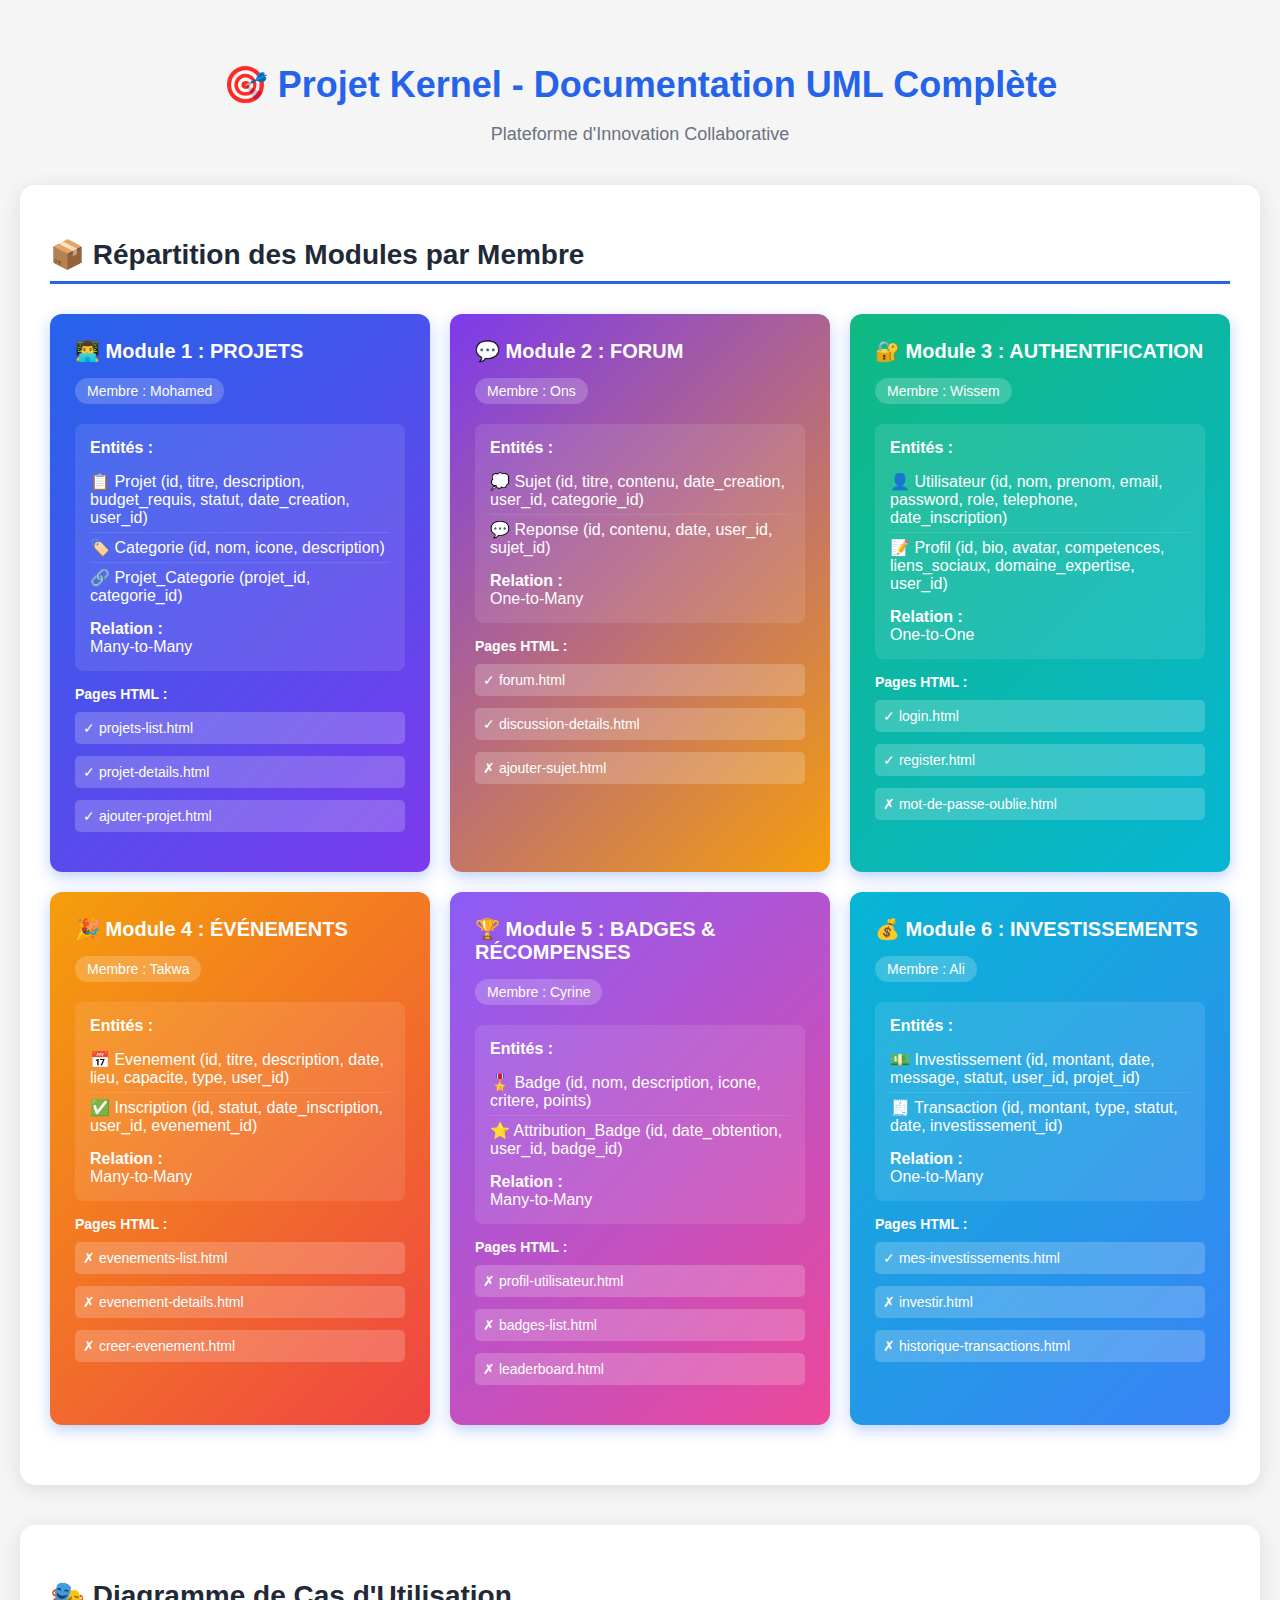
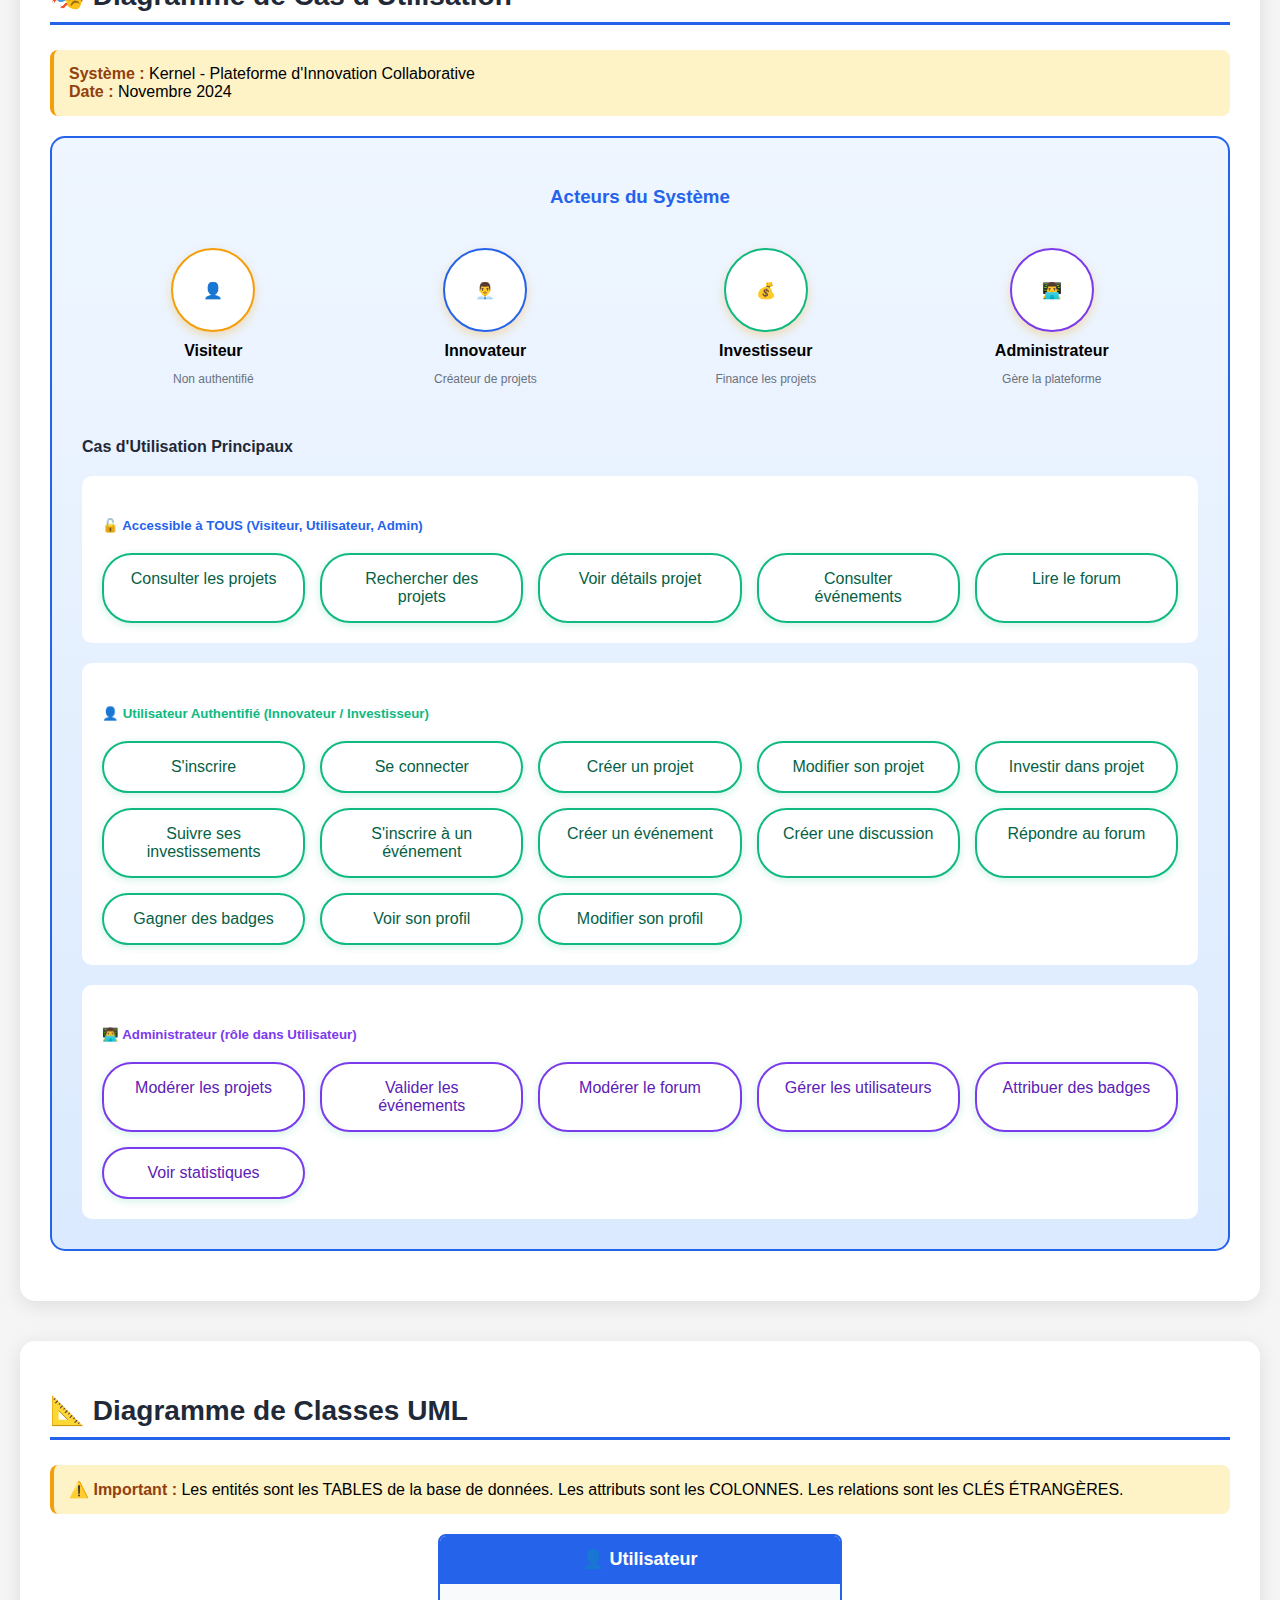
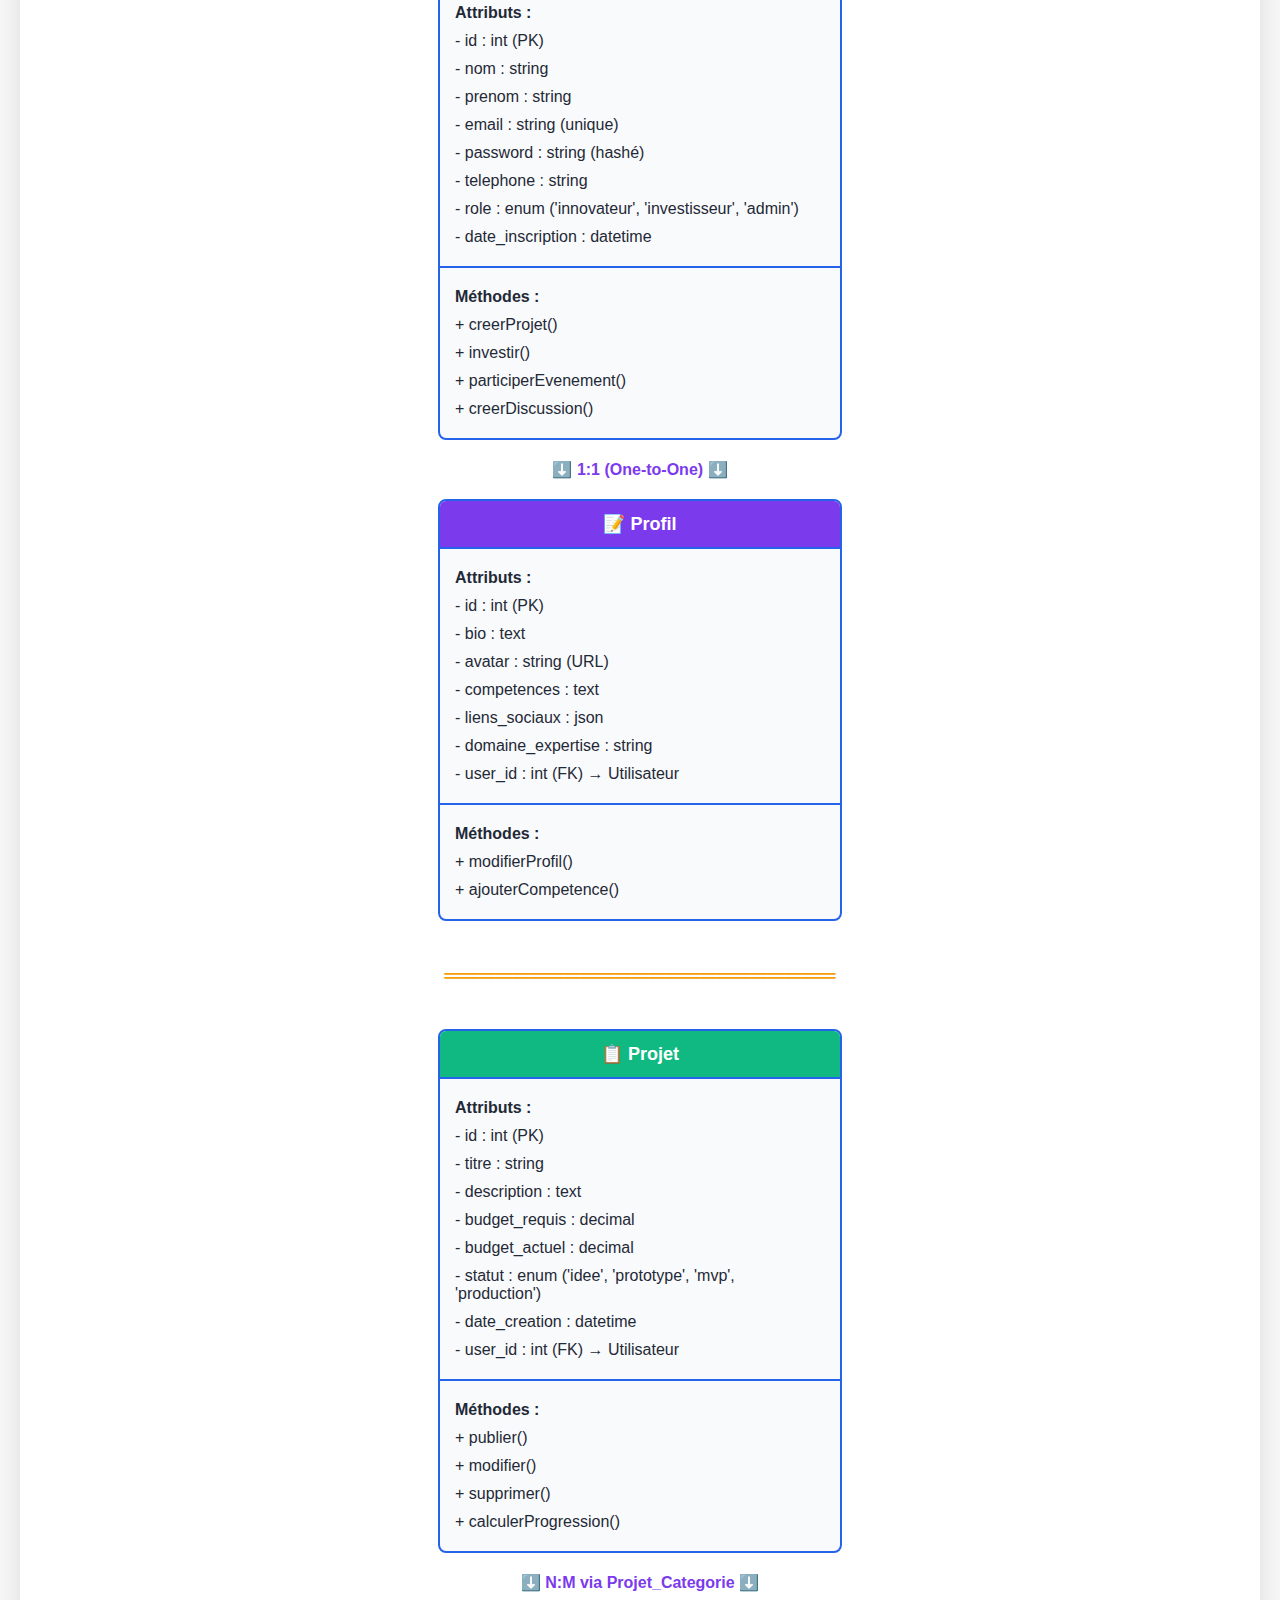
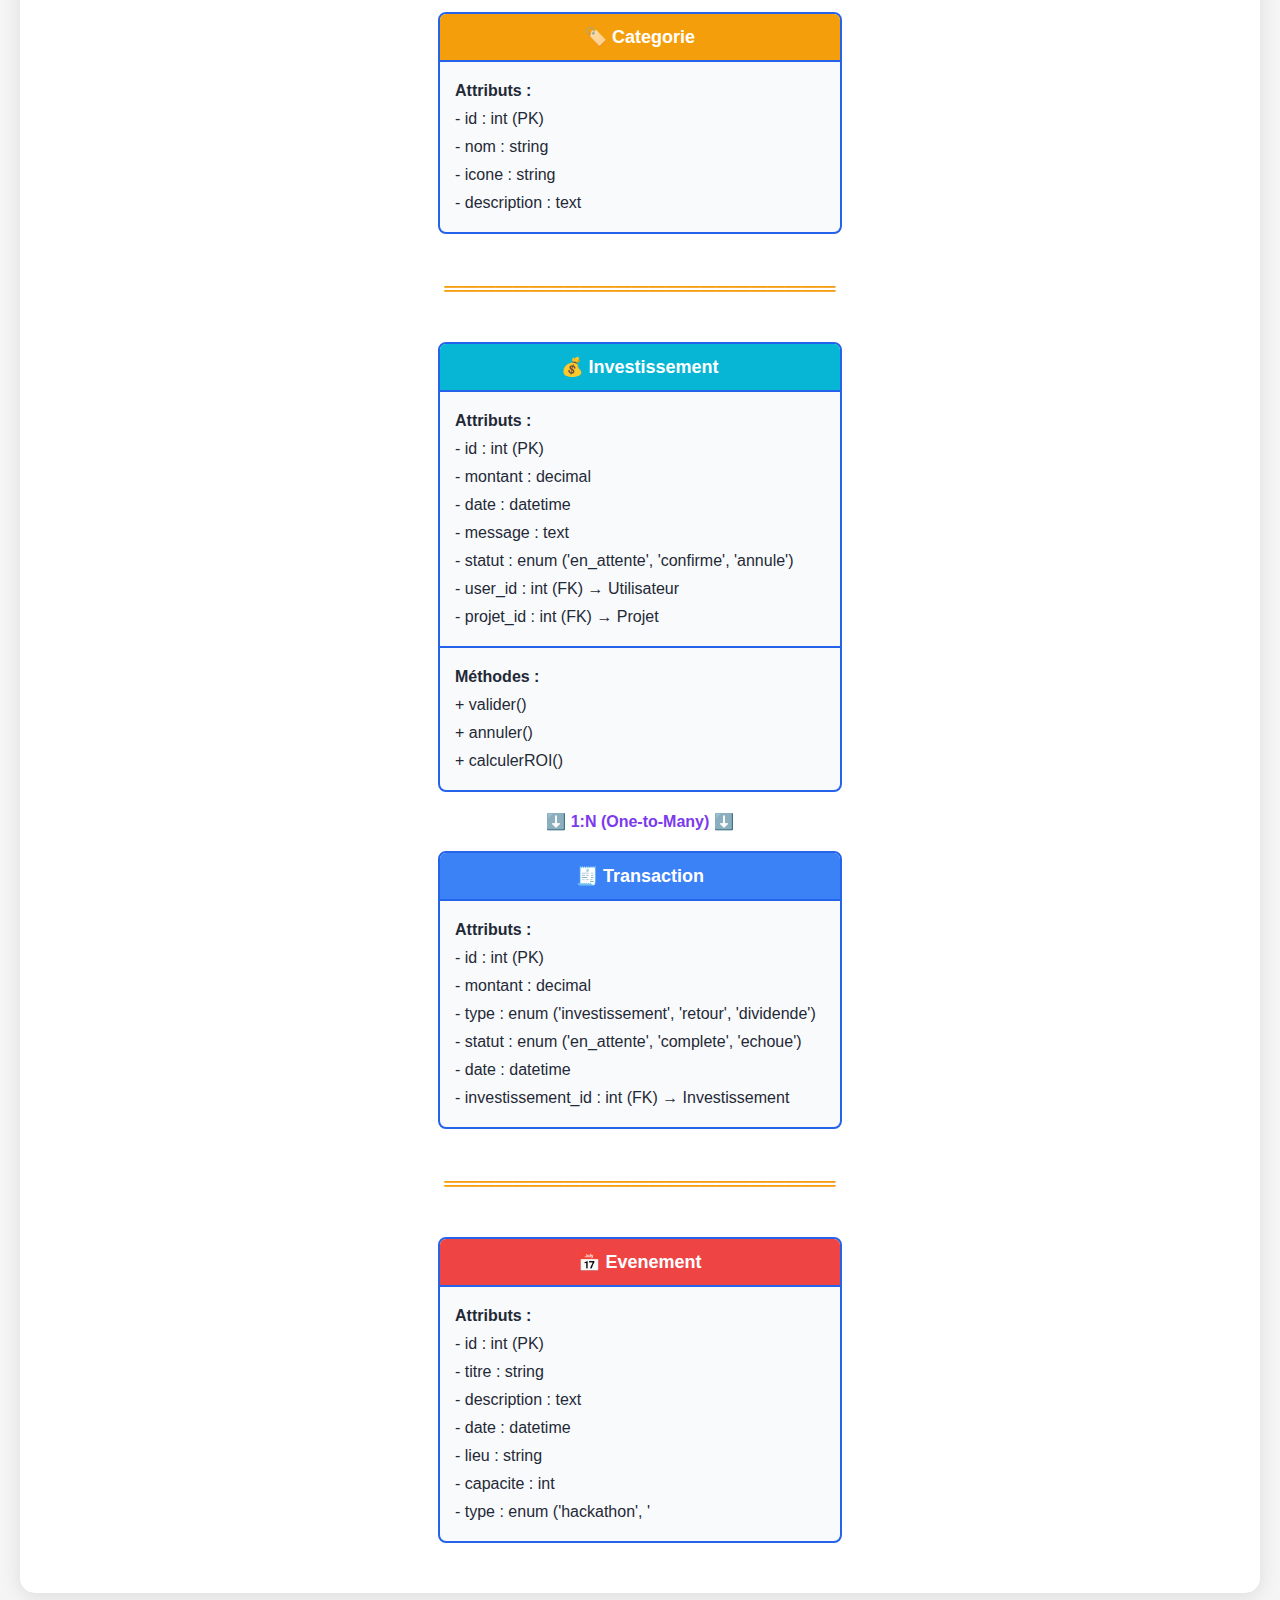
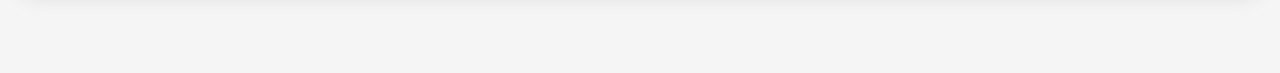
<file: SUMMARY.html>
<!DOCTYPE html>
<html lang="fr">
<head>
  <meta charset="utf-8">
  <meta name="viewport" content="width=device-width, initial-scale=1.0">
  <title>Diagrammes UML - Kernel</title>
  <style>
    body {
      font-family: 'Segoe UI', Tahoma, Geneva, Verdana, sans-serif;
      background: #f5f5f5;
      padding: 40px 20px;
      max-width: 1400px;
      margin: 0 auto;
    }
    
    h1 {
      text-align: center;
      color: #2563EB;
      font-size: 36px;
      margin-bottom: 10px;
    }
    
    .subtitle {
      text-align: center;
      color: #6B7280;
      margin-bottom: 40px;
      font-size: 18px;
    }
    
    .diagram-section {
      background: white;
      padding: 30px;
      border-radius: 15px;
      box-shadow: 0 4px 20px rgba(0,0,0,0.1);
      margin-bottom: 40px;
    }
    
    h2 {
      color: #1F2937;
      border-bottom: 3px solid #2563EB;
      padding-bottom: 10px;
      margin-bottom: 25px;
      font-size: 28px;
    }
    
    .module-grid {
      display: grid;
      grid-template-columns: repeat(auto-fit, minmax(300px, 1fr));
      gap: 20px;
      margin: 30px 0;
    }
    
    .module-card {
      background: linear-gradient(135deg, #2563EB, #7C3AED);
      color: white;
      padding: 25px;
      border-radius: 12px;
      box-shadow: 0 5px 15px rgba(37, 99, 235, 0.3);
    }
    
    .module-card h3 {
      margin-top: 0;
      margin-bottom: 15px;
      font-size: 20px;
      display: flex;
      align-items: center;
      gap: 10px;
    }
    
    .module-card .member {
      background: rgba(255,255,255,0.2);
      padding: 5px 12px;
      border-radius: 20px;
      font-size: 14px;
      display: inline-block;
      margin-bottom: 10px;
    }
    
    .module-card .entities {
      background: rgba(255,255,255,0.1);
      padding: 15px;
      border-radius: 8px;
      margin-top: 10px;
    }
    
    .entity-list {
      list-style: none;
      padding: 0;
      margin: 10px 0 0 0;
    }
    
    .entity-list li {
      padding: 5px 0;
      border-bottom: 1px solid rgba(255,255,255,0.1);
    }
    
    .entity-list li:last-child {
      border-bottom: none;
    }
    
    .uml-diagram {
      background: white;
      border: 2px solid #E5E7EB;
      border-radius: 10px;
      padding: 30px;
      margin: 20px 0;
      font-family: 'Courier New', monospace;
      overflow-x: auto;
    }
    
    .class-box {
      border: 2px solid #2563EB;
      border-radius: 8px;
      margin: 20px auto;
      max-width: 400px;
      background: #F9FAFB;
    }
    
    .class-name {
      background: #2563EB;
      color: white;
      padding: 12px;
      text-align: center;
      font-weight: bold;
      font-size: 18px;
      border-radius: 6px 6px 0 0;
    }
    
    .class-attributes, .class-methods {
      padding: 15px;
      border-top: 2px solid #2563EB;
    }
    
    .class-attributes div, .class-methods div {
      padding: 5px 0;
      color: #1F2937;
    }
    
    .relationship {
      text-align: center;
      font-size: 16px;
      color: #7C3AED;
      font-weight: bold;
      margin: 15px 0;
    }
    
    .use-case-diagram {
      background: linear-gradient(to bottom, #EFF6FF, #DBEAFE);
      border: 2px solid #2563EB;
      border-radius: 15px;
      padding: 30px;
      margin: 20px 0;
    }
    
    .actor {
      background: white;
      border: 2px solid #F59E0B;
      border-radius: 50%;
      width: 80px;
      height: 80px;
      display: flex;
      align-items: center;
      justify-content: center;
      margin: 10px auto;
      font-weight: bold;
      color: #F59E0B;
      box-shadow: 0 4px 10px rgba(245, 158, 11, 0.3);
    }
    
    .use-cases {
      display: grid;
      grid-template-columns: repeat(auto-fit, minmax(200px, 1fr));
      gap: 15px;
      margin-top: 20px;
    }
    
    .use-case {
      background: white;
      border: 2px solid #10B981;
      border-radius: 30px;
      padding: 15px 20px;
      text-align: center;
      font-weight: 500;
      color: #065F46;
      box-shadow: 0 2px 8px rgba(16, 185, 129, 0.2);
    }
    
    .legend {
      background: #FEF3C7;
      border-left: 4px solid #F59E0B;
      padding: 15px;
      border-radius: 8px;
      margin: 20px 0;
    }
    
    .legend strong {
      color: #92400E;
    }
    
    table {
      width: 100%;
      border-collapse: collapse;
      margin: 20px 0;
      background: white;
    }
    
    table th {
      background: #2563EB;
      color: white;
      padding: 15px;
      text-align: left;
      font-weight: 600;
    }
    
    table td {
      padding: 12px 15px;
      border-bottom: 1px solid #E5E7EB;
    }
    
    table tr:hover {
      background: #F9FAFB;
    }
    
    .pages-list {
      display: grid;
      grid-template-columns: repeat(auto-fill, minmax(250px, 1fr));
      gap: 12px;
      margin: 15px 0;
    }
    
    .page-item {
      background: #DBEAFE;
      color: #1E40AF;
      padding: 12px 18px;
      border-radius: 8px;
      font-weight: 500;
      display: flex;
      align-items: center;
      gap: 8px;
    }
    
    .icon {
      font-size: 20px;
    }
  </style>
</head>
<body>
  <h1>🎯 Projet Kernel - Documentation UML Complète</h1>
  <p class="subtitle">Plateforme d'Innovation Collaborative</p>

  <!-- Répartition des Modules -->
  <div class="diagram-section">
    <h2>📦 Répartition des Modules par Membre</h2>
    
    <div class="module-grid">
      <div class="module-card">
        <h3>👨‍💻 Module 1 : PROJETS</h3>
        <div class="member">Membre : Mohamed</div>
        <div class="entities">
          <strong>Entités :</strong>
          <ul class="entity-list">
            <li>📋 Projet (id, titre, description, budget_requis, statut, date_creation, user_id)</li>
            <li>🏷️ Categorie (id, nom, icone, description)</li>
            <li>🔗 Projet_Categorie (projet_id, categorie_id)</li>
          </ul>
          <strong style="display: block; margin-top: 10px;">Relation :</strong> Many-to-Many
        </div>
        <div style="margin-top: 15px; font-size: 14px;">
          <strong>Pages HTML :</strong>
          <div class="pages-list" style="margin-top: 10px;">
            <div style="background: rgba(255,255,255,0.2); padding: 8px; border-radius: 5px;">✓ projets-list.html</div>
            <div style="background: rgba(255,255,255,0.2); padding: 8px; border-radius: 5px;">✓ projet-details.html</div>
            <div style="background: rgba(255,255,255,0.2); padding: 8px; border-radius: 5px;">✓ ajouter-projet.html</div>
          </div>
        </div>
      </div>

      <div class="module-card" style="background: linear-gradient(135deg, #7C3AED, #F59E0B);">
        <h3>💬 Module 2 : FORUM</h3>
        <div class="member">Membre : Ons</div>
        <div class="entities">
          <strong>Entités :</strong>
          <ul class="entity-list">
            <li>💭 Sujet (id, titre, contenu, date_creation, user_id, categorie_id)</li>
            <li>💬 Reponse (id, contenu, date, user_id, sujet_id)</li>
          </ul>
          <strong style="display: block; margin-top: 10px;">Relation :</strong> One-to-Many
        </div>
        <div style="margin-top: 15px; font-size: 14px;">
          <strong>Pages HTML :</strong>
          <div class="pages-list" style="margin-top: 10px;">
            <div style="background: rgba(255,255,255,0.2); padding: 8px; border-radius: 5px;">✓ forum.html</div>
            <div style="background: rgba(255,255,255,0.2); padding: 8px; border-radius: 5px;">✓ discussion-details.html</div>
            <div style="background: rgba(255,255,255,0.2); padding: 8px; border-radius: 5px;">✗ ajouter-sujet.html</div>
          </div>
        </div>
      </div>

      <div class="module-card" style="background: linear-gradient(135deg, #10B981, #06B6D4);">
        <h3>🔐 Module 3 : AUTHENTIFICATION</h3>
        <div class="member">Membre : Wissem</div>
        <div class="entities">
          <strong>Entités :</strong>
          <ul class="entity-list">
            <li>👤 Utilisateur (id, nom, prenom, email, password, role, telephone, date_inscription)</li>
            <li>📝 Profil (id, bio, avatar, competences, liens_sociaux, domaine_expertise, user_id)</li>
          </ul>
          <strong style="display: block; margin-top: 10px;">Relation :</strong> One-to-One
        </div>
        <div style="margin-top: 15px; font-size: 14px;">
          <strong>Pages HTML :</strong>
          <div class="pages-list" style="margin-top: 10px;">
            <div style="background: rgba(255,255,255,0.2); padding: 8px; border-radius: 5px;">✓ login.html</div>
            <div style="background: rgba(255,255,255,0.2); padding: 8px; border-radius: 5px;">✓ register.html</div>
            <div style="background: rgba(255,255,255,0.2); padding: 8px; border-radius: 5px;">✗ mot-de-passe-oublie.html</div>
          </div>
        </div>
      </div>

      <div class="module-card" style="background: linear-gradient(135deg, #F59E0B, #EF4444);">
        <h3>🎉 Module 4 : ÉVÉNEMENTS</h3>
        <div class="member">Membre : Takwa</div>
        <div class="entities">
          <strong>Entités :</strong>
          <ul class="entity-list">
            <li>📅 Evenement (id, titre, description, date, lieu, capacite, type, user_id)</li>
            <li>✅ Inscription (id, statut, date_inscription, user_id, evenement_id)</li>
          </ul>
          <strong style="display: block; margin-top: 10px;">Relation :</strong> Many-to-Many
        </div>
        <div style="margin-top: 15px; font-size: 14px;">
          <strong>Pages HTML :</strong>
          <div class="pages-list" style="margin-top: 10px;">
            <div style="background: rgba(255,255,255,0.2); padding: 8px; border-radius: 5px;">✗ evenements-list.html</div>
            <div style="background: rgba(255,255,255,0.2); padding: 8px; border-radius: 5px;">✗ evenement-details.html</div>
            <div style="background: rgba(255,255,255,0.2); padding: 8px; border-radius: 5px;">✗ creer-evenement.html</div>
          </div>
        </div>
      </div>

      <div class="module-card" style="background: linear-gradient(135deg, #8B5CF6, #EC4899);">
        <h3>🏆 Module 5 : BADGES & RÉCOMPENSES</h3>
        <div class="member">Membre : Cyrine</div>
        <div class="entities">
          <strong>Entités :</strong>
          <ul class="entity-list">
            <li>🎖️ Badge (id, nom, description, icone, critere, points)</li>
            <li>⭐ Attribution_Badge (id, date_obtention, user_id, badge_id)</li>
          </ul>
          <strong style="display: block; margin-top: 10px;">Relation :</strong> Many-to-Many
        </div>
        <div style="margin-top: 15px; font-size: 14px;">
          <strong>Pages HTML :</strong>
          <div class="pages-list" style="margin-top: 10px;">
            <div style="background: rgba(255,255,255,0.2); padding: 8px; border-radius: 5px;">✗ profil-utilisateur.html</div>
            <div style="background: rgba(255,255,255,0.2); padding: 8px; border-radius: 5px;">✗ badges-list.html</div>
            <div style="background: rgba(255,255,255,0.2); padding: 8px; border-radius: 5px;">✗ leaderboard.html</div>
          </div>
        </div>
      </div>

      <div class="module-card" style="background: linear-gradient(135deg, #06B6D4, #3B82F6);">
        <h3>💰 Module 6 : INVESTISSEMENTS</h3>
        <div class="member">Membre : Ali</div>
        <div class="entities">
          <strong>Entités :</strong>
          <ul class="entity-list">
            <li>💵 Investissement (id, montant, date, message, statut, user_id, projet_id)</li>
            <li>🧾 Transaction (id, montant, type, statut, date, investissement_id)</li>
          </ul>
          <strong style="display: block; margin-top: 10px;">Relation :</strong> One-to-Many
        </div>
        <div style="margin-top: 15px; font-size: 14px;">
          <strong>Pages HTML :</strong>
          <div class="pages-list" style="margin-top: 10px;">
            <div style="background: rgba(255,255,255,0.2); padding: 8px; border-radius: 5px;">✓ mes-investissements.html</div>
            <div style="background: rgba(255,255,255,0.2); padding: 8px; border-radius: 5px;">✗ investir.html</div>
            <div style="background: rgba(255,255,255,0.2); padding: 8px; border-radius: 5px;">✗ historique-transactions.html</div>
          </div>
        </div>
      </div>
    </div>
  </div>

  <!-- Diagramme de Cas d'Utilisation -->
  <div class="diagram-section">
    <h2>🎭 Diagramme de Cas d'Utilisation</h2>
    
    <div class="legend">
      <strong>Système :</strong> Kernel - Plateforme d'Innovation Collaborative<br>
      <strong>Date :</strong> Novembre 2024
    </div>

    <div class="use-case-diagram">
      <h3 style="text-align: center; color: #2563EB; margin-bottom: 30px;">Acteurs du Système</h3>
      
      <div style="display: flex; justify-content: space-around; flex-wrap: wrap; margin-bottom: 40px;">
        <div style="text-align: center;">
          <div class="actor">👤</div>
          <strong>Visiteur</strong>
          <p style="font-size: 12px; color: #6B7280;">Non authentifié</p>
        </div>
        <div style="text-align: center;">
          <div class="actor" style="border-color: #2563EB; color: #2563EB;">👨‍💼</div>
          <strong>Innovateur</strong>
          <p style="font-size: 12px; color: #6B7280;">Créateur de projets</p>
        </div>
        <div style="text-align: center;">
          <div class="actor" style="border-color: #10B981; color: #10B981;">💰</div>
          <strong>Investisseur</strong>
          <p style="font-size: 12px; color: #6B7280;">Finance les projets</p>
        </div>
        <div style="text-align: center;">
          <div class="actor" style="border-color: #7C3AED; color: #7C3AED;">👨‍💻</div>
          <strong>Administrateur</strong>
          <p style="font-size: 12px; color: #6B7280;">Gère la plateforme</p>
        </div>
      </div>

      <h4 style="color: #1F2937; margin-bottom: 20px;">Cas d'Utilisation Principaux</h4>
      
      <div style="background: white; padding: 20px; border-radius: 10px; margin-bottom: 20px;">
        <h5 style="color: #2563EB; margin-bottom: 15px;">🔓 Accessible à TOUS (Visiteur, Utilisateur, Admin)</h5>
        <div class="use-cases">
          <div class="use-case">Consulter les projets</div>
          <div class="use-case">Rechercher des projets</div>
          <div class="use-case">Voir détails projet</div>
          <div class="use-case">Consulter événements</div>
          <div class="use-case">Lire le forum</div>
        </div>
      </div>

      <div style="background: white; padding: 20px; border-radius: 10px; margin-bottom: 20px;">
        <h5 style="color: #10B981; margin-bottom: 15px;">👤 Utilisateur Authentifié (Innovateur / Investisseur)</h5>
        <div class="use-cases">
          <div class="use-case">S'inscrire</div>
          <div class="use-case">Se connecter</div>
          <div class="use-case">Créer un projet</div>
          <div class="use-case">Modifier son projet</div>
          <div class="use-case">Investir dans projet</div>
          <div class="use-case">Suivre ses investissements</div>
          <div class="use-case">S'inscrire à un événement</div>
          <div class="use-case">Créer un événement</div>
          <div class="use-case">Créer une discussion</div>
          <div class="use-case">Répondre au forum</div>
          <div class="use-case">Gagner des badges</div>
          <div class="use-case">Voir son profil</div>
          <div class="use-case">Modifier son profil</div>
        </div>
      </div>

      <div style="background: white; padding: 20px; border-radius: 10px;">
        <h5 style="color: #7C3AED; margin-bottom: 15px;">👨‍💻 Administrateur (rôle dans Utilisateur)</h5>
        <div class="use-cases">
          <div class="use-case" style="border-color: #7C3AED; color: #5B21B6;">Modérer les projets</div>
          <div class="use-case" style="border-color: #7C3AED; color: #5B21B6;">Valider les événements</div>
          <div class="use-case" style="border-color: #7C3AED; color: #5B21B6;">Modérer le forum</div>
          <div class="use-case" style="border-color: #7C3AED; color: #5B21B6;">Gérer les utilisateurs</div>
          <div class="use-case" style="border-color: #7C3AED; color: #5B21B6;">Attribuer des badges</div>
          <div class="use-case" style="border-color: #7C3AED; color: #5B21B6;">Voir statistiques</div>
        </div>
      </div>
    </div>
  </div>

  <!-- Diagramme de Classes -->
  <div class="diagram-section">
    <h2>📐 Diagramme de Classes UML</h2>

    <div class="legend">
      <strong>⚠️ Important :</strong> Les entités sont les TABLES de la base de données. Les attributs sont les COLONNES. Les relations sont les CLÉS ÉTRANGÈRES.
    </div>

    <!-- Classe Utilisateur -->
    <div class="class-box">
      <div class="class-name">👤 Utilisateur</div>
      <div class="class-attributes">
        <div><strong>Attributs :</strong></div>
        <div>- id : int (PK)</div>
        <div>- nom : string</div>
        <div>- prenom : string</div>
        <div>- email : string (unique)</div>
        <div>- password : string (hashé)</div>
        <div>- telephone : string</div>
        <div>- role : enum ('innovateur', 'investisseur', 'admin')</div>
        <div>- date_inscription : datetime</div>
      </div>
      <div class="class-methods">
        <div><strong>Méthodes :</strong></div>
        <div>+ creerProjet()</div>
        <div>+ investir()</div>
        <div>+ participerEvenement()</div>
        <div>+ creerDiscussion()</div>
      </div>
    </div>

    <div class="relationship">⬇️ 1:1 (One-to-One) ⬇️</div>

    <!-- Classe Profil -->
    <div class="class-box">
      <div class="class-name" style="background: #7C3AED;">📝 Profil</div>
      <div class="class-attributes">
        <div><strong>Attributs :</strong></div>
        <div>- id : int (PK)</div>
        <div>- bio : text</div>
        <div>- avatar : string (URL)</div>
        <div>- competences : text</div>
        <div>- liens_sociaux : json</div>
        <div>- domaine_expertise : string</div>
        <div>- user_id : int (FK) → Utilisateur</div>
      </div>
      <div class="class-methods">
        <div><strong>Méthodes :</strong></div>
        <div>+ modifierProfil()</div>
        <div>+ ajouterCompetence()</div>
      </div>
    </div>

    <div style="margin: 40px 0; text-align: center; font-size: 24px; color: #F59E0B;">
      ═══════════════════════
    </div>

    <!-- Classe Projet -->
    <div class="class-box">
      <div class="class-name" style="background: #10B981;">📋 Projet</div>
      <div class="class-attributes">
        <div><strong>Attributs :</strong></div>
        <div>- id : int (PK)</div>
        <div>- titre : string</div>
        <div>- description : text</div>
        <div>- budget_requis : decimal</div>
        <div>- budget_actuel : decimal</div>
        <div>- statut : enum ('idee', 'prototype', 'mvp', 'production')</div>
        <div>- date_creation : datetime</div>
        <div>- user_id : int (FK) → Utilisateur</div>
      </div>
      <div class="class-methods">
        <div><strong>Méthodes :</strong></div>
        <div>+ publier()</div>
        <div>+ modifier()</div>
        <div>+ supprimer()</div>
        <div>+ calculerProgression()</div>
      </div>
    </div>

    <div class="relationship">⬇️ N:M via Projet_Categorie ⬇️</div>

    <!-- Classe Categorie -->
    <div class="class-box">
      <div class="class-name" style="background: #F59E0B;">🏷️ Categorie</div>
      <div class="class-attributes">
        <div><strong>Attributs :</strong></div>
        <div>- id : int (PK)</div>
        <div>- nom : string</div>
        <div>- icone : string</div>
        <div>- description : text</div>
      </div>
    </div>

    <div style="margin: 40px 0; text-align: center; font-size: 24px; color: #F59E0B;">
      ═══════════════════════
    </div>

    <!-- Classe Investissement -->
    <div class="class-box">
      <div class="class-name" style="background: #06B6D4;">💰 Investissement</div>
      <div class="class-attributes">
        <div><strong>Attributs :</strong></div>
        <div>- id : int (PK)</div>
        <div>- montant : decimal</div>
        <div>- date : datetime</div>
        <div>- message : text</div>
        <div>- statut : enum ('en_attente', 'confirme', 'annule')</div>
        <div>- user_id : int (FK) → Utilisateur</div>
        <div>- projet_id : int (FK) → Projet</div>
      </div>
      <div class="class-methods">
        <div><strong>Méthodes :</strong></div>
        <div>+ valider()</div>
        <div>+ annuler()</div>
        <div>+ calculerROI()</div>
      </div>
    </div>

    <div class="relationship">⬇️ 1:N (One-to-Many) ⬇️</div>

    <!-- Classe Transaction -->
    <div class="class-box">
      <div class="class-name" style="background: #3B82F6;">🧾 Transaction</div>
      <div class="class-attributes">
        <div><strong>Attributs :</strong></div>
        <div>- id : int (PK)</div>
        <div>- montant : decimal</div>
        <div>- type : enum ('investissement', 'retour', 'dividende')</div>
        <div>- statut : enum ('en_attente', 'complete', 'echoue')</div>
        <div>- date : datetime</div>
        <div>- investissement_id : int (FK) → Investissement</div>
      </div>
    </div>

    <div style="margin: 40px 0; text-align: center; font-size: 24px; color: #F59E0B;">
      ═══════════════════════
    </div>

    <!-- Classe Evenement -->
    <div class="class-box">
      <div class="class-name" style="background: #EF4444;">📅 Evenement</div>
      <div class="class-attributes">
        <div><strong>Attributs :</strong></div>
        <div>- id : int (PK)</div>
        <div>- titre : string</div>
        <div>- description : text</div>
        <div>- date : datetime</div>
        <div>- lieu : string</div>
        <div>- capacite : int</div>
        <div>- type : enum ('hackathon', '
</file>
<file: styles.css>
/* ============ RESET & BASE ============ */
* {
  margin: 0;
  padding: 0;
  box-sizing: border-box;
}

:root {
  --primary-color: #00d4ff;
  --primary-dark: #0099cc;
  --secondary-color: #f8f9fa;
  --background: #ffffff;
  --card-bg: #f0f8ff;
  --text-primary: #1a1a1a;
  --text-secondary: #666666;
  --border-color: #e0e0e0;
  --accent-green: #00d084;
  --accent-blue: #0099ff;
  --accent-red: #ff3366;
  --accent-yellow: #ffc400;
}

body {
  font-family: "Segoe UI", Tahoma, Geneva, Verdana, sans-serif;
  background-color: var(--background);
  color: var(--text-primary);
  line-height: 1.6;
}

/* ============ HEADER & NAVIGATION ============ */
.header {
  background-color: var(--secondary-color);
  border-bottom: 2px solid var(--primary-color);
  padding: 0;
  position: sticky;
  top: 0;
  z-index: 1000;
}

.header-content {
  max-width: 1400px;
  margin: 0 auto;
  display: flex;
  align-items: center;
  justify-content: space-between;
  padding: 0;
}

.logo {
  display: flex;
  align-items: center;
  gap: 12px;
  padding: 16px 24px;
}

.logo-icon {
  width: 40px;
  height: 40px;
  background: linear-gradient(135deg, var(--primary-color), var(--primary-dark));
  border-radius: 8px;
  display: flex;
  align-items: center;
  justify-content: center;
  font-weight: bold;
  font-size: 20px;
}

.logo-text {
  font-size: 24px;
  font-weight: bold;
  color: var(--primary-color);
}

.nav-tabs {
  display: flex;
  gap: 0;
  flex: 1;
  margin-left: 40px;
}

.nav-tab {
  padding: 20px 24px;
  background: none;
  border: none;
  color: var(--text-secondary);
  cursor: pointer;
  font-size: 14px;
  font-weight: 600;
  transition: all 0.3s ease;
  border-bottom: 3px solid transparent;
  position: relative;
  white-space: nowrap;
}

.nav-tab:hover {
  color: var(--primary-color);
}

.nav-tab.active {
  color: var(--primary-color);
  border-bottom-color: var(--primary-color);
}

.user-menu {
  display: flex;
  align-items: center;
  gap: 16px;
  padding: 0 24px;
}

.user-avatar {
  width: 40px;
  height: 40px;
  border-radius: 50%;
  background: linear-gradient(135deg, var(--primary-color), var(--primary-dark));
  display: flex;
  align-items: center;
  justify-content: center;
  font-weight: bold;
  cursor: pointer;
}

/* ============ MAIN CONTAINER ============ */
.main-container {
  max-width: 1400px;
  margin: 0 auto;
  padding: 32px 24px;
}

.page {
  display: none;
  animation: fadeIn 0.3s ease;
}

.page.active {
  display: block;
}

@keyframes fadeIn {
  from {
    opacity: 0;
  }
  to {
    opacity: 1;
  }
}

/* ============ DASHBOARD PAGE ============ */
.dashboard-grid {
  display: grid;
  grid-template-columns: repeat(auto-fit, minmax(300px, 1fr));
  gap: 24px;
  margin-bottom: 32px;
}

.stat-card {
  background-color: var(--card-bg);
  border: 1px solid var(--border-color);
  border-radius: 12px;
  padding: 24px;
  display: flex;
  justify-content: space-between;
  align-items: center;
}

.stat-content h3 {
  color: var(--text-secondary);
  font-size: 14px;
  font-weight: 600;
  margin-bottom: 8px;
  text-transform: uppercase;
  letter-spacing: 0.5px;
}

.stat-value {
  font-size: 32px;
  font-weight: bold;
  color: var(--primary-color);
}

.stat-icon {
  width: 60px;
  height: 60px;
  border-radius: 12px;
  display: flex;
  align-items: center;
  justify-content: center;
  font-size: 28px;
}

.stat-icon.blue {
  background-color: rgba(59, 130, 246, 0.15);
}

.stat-icon.green {
  background-color: rgba(74, 222, 128, 0.15);
}

.stat-icon.orange {
  background-color: rgba(255, 140, 66, 0.15);
}

.section-title {
  font-size: 20px;
  font-weight: bold;
  margin-bottom: 20px;
  color: var(--text-primary);
  display: flex;
  align-items: center;
  gap: 12px;
}

.section-title::before {
  content: "";
  width: 4px;
  height: 24px;
  background-color: var(--primary-color);
  border-radius: 2px;
}

/* ============ CHALLENGES PAGE ============ */
.challenges-grid {
  display: grid;
  grid-template-columns: repeat(auto-fill, minmax(280px, 1fr));
  gap: 24px;
}

.challenge-card {
  background-color: var(--card-bg);
  border: 1px solid var(--border-color);
  border-radius: 12px;
  overflow: hidden;
  transition: all 0.3s ease;
  cursor: pointer;
}

.challenge-card:hover {
  border-color: var(--primary-color);
  transform: translateY(-4px);
  box-shadow: 0 8px 24px rgba(255, 140, 66, 0.2);
}

.challenge-header {
  background: linear-gradient(135deg, var(--primary-color), var(--primary-dark));
  padding: 20px;
  color: white;
}

.challenge-level {
  display: inline-block;
  padding: 4px 12px;
  border-radius: 20px;
  font-size: 12px;
  font-weight: 600;
  margin-bottom: 12px;
  text-transform: uppercase;
}

.challenge-level.easy {
  background-color: rgba(74, 222, 128, 0.3);
  color: var(--accent-green);
}

.challenge-level.medium {
  background-color: rgba(251, 191, 36, 0.3);
  color: var(--accent-yellow);
}

.challenge-level.hard {
  background-color: rgba(239, 68, 68, 0.3);
  color: var(--accent-red);
}

.challenge-title {
  font-size: 18px;
  font-weight: bold;
  margin-bottom: 8px;
}

.challenge-description {
  font-size: 13px;
  opacity: 0.9;
}

.challenge-body {
  padding: 20px;
}

.challenge-points {
  display: flex;
  justify-content: space-between;
  align-items: center;
  margin-bottom: 16px;
  padding-bottom: 16px;
  border-bottom: 1px solid var(--border-color);
}

.points-label {
  color: var(--text-secondary);
  font-size: 12px;
}

.points-value {
  font-size: 20px;
  font-weight: bold;
  color: var(--primary-color);
}

.progress-bar {
  width: 100%;
  height: 8px;
  background-color: var(--border-color);
  border-radius: 4px;
  overflow: hidden;
  margin-bottom: 12px;
}

.progress-fill {
  height: 100%;
  background: linear-gradient(90deg, var(--primary-color), var(--primary-dark));
  border-radius: 4px;
}

.progress-text {
  font-size: 12px;
  color: var(--text-secondary);
  text-align: right;
}

/* ============ LEADERBOARD PAGE ============ */
.leaderboard-container {
  background-color: var(--card-bg);
  border: 1px solid var(--border-color);
  border-radius: 12px;
  overflow: hidden;
}

.leaderboard-table {
  width: 100%;
  border-collapse: collapse;
}

.leaderboard-table thead {
  background-color: rgba(255, 140, 66, 0.1);
  border-bottom: 2px solid var(--primary-color);
}

.leaderboard-table th {
  padding: 16px;
  text-align: left;
  font-weight: 600;
  color: var(--primary-color);
  font-size: 13px;
  text-transform: uppercase;
  letter-spacing: 0.5px;
}

.leaderboard-table tbody tr {
  border-bottom: 1px solid var(--border-color);
  transition: background-color 0.3s ease;
}

.leaderboard-table tbody tr:hover {
  background-color: rgba(255, 140, 66, 0.05);
}

.leaderboard-table td {
  padding: 16px;
  color: var(--text-primary);
}

.rank-badge {
  display: inline-flex;
  align-items: center;
  justify-content: center;
  width: 32px;
  height: 32px;
  border-radius: 50%;
  font-weight: bold;
  font-size: 14px;
  background-color: var(--border-color);
  color: var(--text-primary);
}

.rank-badge.top1 {
  background-color: #fbbf24;
  color: #000;
}

.rank-badge.top2 {
  background-color: #c0c0c0;
  color: #000;
}

.rank-badge.top3 {
  background-color: #cd7f32;
  color: #fff;
}

.player-info {
  display: flex;
  align-items: center;
  gap: 12px;
}

.player-avatar {
  width: 40px;
  height: 40px;
  border-radius: 50%;
  background: linear-gradient(135deg, var(--primary-color), var(--primary-dark));
  display: flex;
  align-items: center;
  justify-content: center;
  font-weight: bold;
  font-size: 16px;
}

.player-details h4 {
  font-size: 14px;
  font-weight: 600;
  margin: 0;
}

.player-details p {
  font-size: 12px;
  color: var(--text-secondary);
  margin: 2px 0 0 0;
}

.score-badge {
  background-color: var(--primary-color);
  color: white;
  padding: 6px 12px;
  border-radius: 20px;
  font-weight: 600;
  font-size: 13px;
}

/* ============ PROFILE PAGE ============ */
.profile-header {
  background: linear-gradient(135deg, var(--primary-color), var(--primary-dark));
  border-radius: 12px;
  padding: 40px;
  text-align: center;
  margin-bottom: 32px;
  position: relative;
  overflow: hidden;
}

.profile-avatar {
  width: 120px;
  height: 120px;
  border-radius: 50%;
  background: rgba(255, 255, 255, 0.2);
  display: flex;
  align-items: center;
  justify-content: center;
  font-size: 48px;
  margin: 0 auto 20px;
  border: 3px solid rgba(255, 255, 255, 0.3);
}

.profile-name {
  font-size: 28px;
  font-weight: bold;
  margin-bottom: 8px;
}

.profile-username {
  color: rgba(255, 255, 255, 0.9);
  font-size: 14px;
  margin-bottom: 20px;
}

.profile-stats-mini {
  display: flex;
  gap: 20px;
  justify-content: center;
  margin-top: 20px;
  font-size: 13px;
}

.profile-stats-mini div {
  display: flex;
  flex-direction: column;
  align-items: center;
}

.profile-stats-mini .value {
  font-size: 20px;
  font-weight: bold;
  margin-bottom: 4px;
}

.profile-content {
  display: grid;
  grid-template-columns: 1fr 1fr;
  gap: 24px;
}

@media (max-width: 768px) {
  .profile-content {
    grid-template-columns: 1fr;
  }
}

.profile-section {
  background-color: var(--card-bg);
  border: 1px solid var(--border-color);
  border-radius: 12px;
  padding: 24px;
}

.profile-section h3 {
  font-size: 16px;
  font-weight: bold;
  margin-bottom: 20px;
  color: var(--primary-color);
  display: flex;
  align-items: center;
  gap: 8px;
}

.achievement-item {
  display: flex;
  align-items: center;
  gap: 12px;
  padding: 12px 0;
  border-bottom: 1px solid var(--border-color);
}

.achievement-item:last-child {
  border-bottom: none;
}

.achievement-icon {
  width: 40px;
  height: 40px;
  border-radius: 8px;
  background-color: var(--border-color);
  display: flex;
  align-items: center;
  justify-content: center;
  font-size: 20px;
}

.achievement-content h4 {
  font-size: 13px;
  font-weight: 600;
  margin: 0 0 2px 0;
}

.achievement-content p {
  font-size: 11px;
  color: var(--text-secondary);
  margin: 0;
}

/* ============ BADGES PAGE ============ */
.badges-grid {
  display: grid;
  grid-template-columns: repeat(auto-fill, minmax(140px, 1fr));
  gap: 20px;
}

.badge-item {
  background-color: var(--card-bg);
  border: 2px solid var(--border-color);
  border-radius: 12px;
  padding: 24px;
  text-align: center;
  transition: all 0.3s ease;
  cursor: pointer;
}

.badge-item:hover {
  border-color: var(--primary-color);
  transform: translateY(-4px);
}

.badge-item.locked {
  opacity: 0.5;
}

.badge-icon {
  font-size: 48px;
  margin-bottom: 12px;
}

.badge-name {
  font-size: 13px;
  font-weight: 600;
  margin-bottom: 8px;
  color: var(--text-primary);
}

.badge-rarity {
  display: inline-block;
  padding: 4px 8px;
  border-radius: 4px;
  font-size: 10px;
  font-weight: bold;
  text-transform: uppercase;
  margin-bottom: 8px;
}

.badge-rarity.common {
  background-color: rgba(100, 116, 139, 0.3);
  color: #94a3b8;
}

.badge-rarity.rare {
  background-color: rgba(59, 130, 246, 0.3);
  color: #3b82f6;
}

.badge-rarity.epic {
  background-color: rgba(168, 85, 247, 0.3);
  color: #a855f7;
}

.badge-rarity.legendary {
  background-color: rgba(255, 140, 66, 0.3);
  color: var(--primary-color);
}

.badge-unlock-date {
  font-size: 11px;
  color: var(--text-secondary);
  margin-top: 8px;
}

/* ============ STATS PAGE ============ */
.stats-grid {
  display: grid;
  grid-template-columns: repeat(auto-fit, minmax(250px, 1fr));
  gap: 24px;
  margin-bottom: 32px;
}

.stat-chart {
  background-color: var(--card-bg);
  border: 1px solid var(--border-color);
  border-radius: 12px;
  padding: 24px;
}

.stat-chart h3 {
  font-size: 16px;
  font-weight: bold;
  margin-bottom: 20px;
  color: var(--text-primary);
}

.chart-bar {
  margin-bottom: 16px;
}

.chart-bar-label {
  display: flex;
  justify-content: space-between;
  margin-bottom: 6px;
  font-size: 12px;
}

.chart-bar-value {
  font-weight: 600;
  color: var(--primary-color);
}

.chart-bar-bg {
  width: 100%;
  height: 6px;
  background-color: var(--border-color);
  border-radius: 3px;
  overflow: hidden;
}

.chart-bar-fill {
  height: 100%;
  background: linear-gradient(90deg, var(--primary-color), var(--primary-dark));
  border-radius: 3px;
}

.activity-item {
  display: flex;
  justify-content: space-between;
  align-items: center;
  padding: 12px 0;
  border-bottom: 1px solid var(--border-color);
  font-size: 13px;
}

.activity-item:last-child {
  border-bottom: none;
}

.activity-type {
  color: var(--text-secondary);
}

.activity-points {
  color: var(--primary-color);
  font-weight: bold;
}

/* ============ BUTTON STYLES ============ */
.btn {
  padding: 10px 20px;
  border: none;
  border-radius: 8px;
  cursor: pointer;
  font-weight: 600;
  font-size: 13px;
  transition: all 0.3s ease;
  display: inline-flex;
  align-items: center;
  gap: 8px;
  text-decoration: none;
}

.btn-primary {
  background-color: var(--primary-color);
  color: white;
}

.btn-primary:hover {
  background-color: var(--primary-dark);
  transform: translateY(-2px);
  box-shadow: 0 4px 12px rgba(255, 140, 66, 0.3);
}

.btn-secondary {
  background-color: var(--card-bg);
  color: var(--text-primary);
  border: 1px solid var(--border-color);
}

.btn-secondary:hover {
  background-color: var(--border-color);
}

/* ============ RESPONSIVE ============ */
@media (max-width: 768px) {
  .nav-tabs {
    margin-left: 0;
    overflow-x: auto;
    padding-bottom: 10px;
  }

  .nav-tab {
    padding: 16px 16px;
    font-size: 12px;
  }

  .dashboard-grid {
    grid-template-columns: 1fr;
  }

  .challenges-grid {
    grid-template-columns: 1fr;
  }

  .profile-header {
    padding: 24px;
  }

  .badge-icon {
    font-size: 36px;
  }
}
</file>
